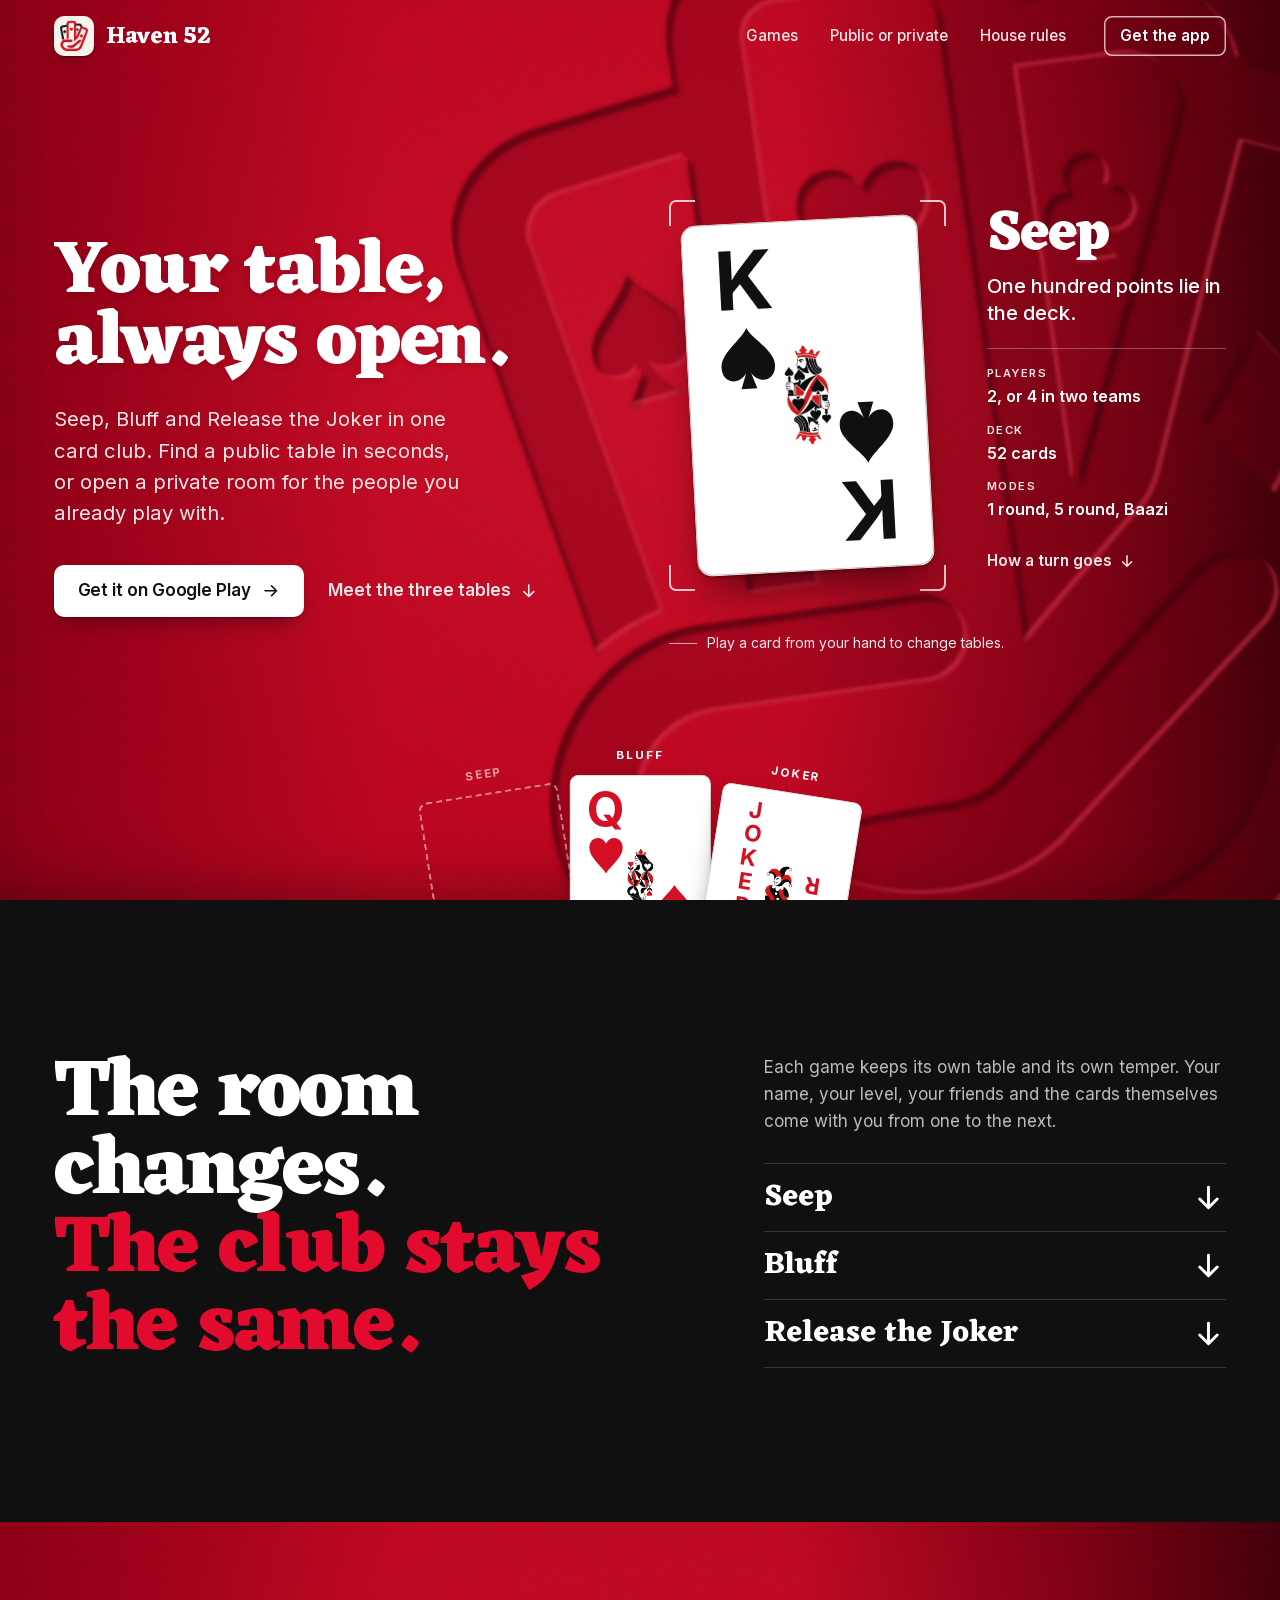
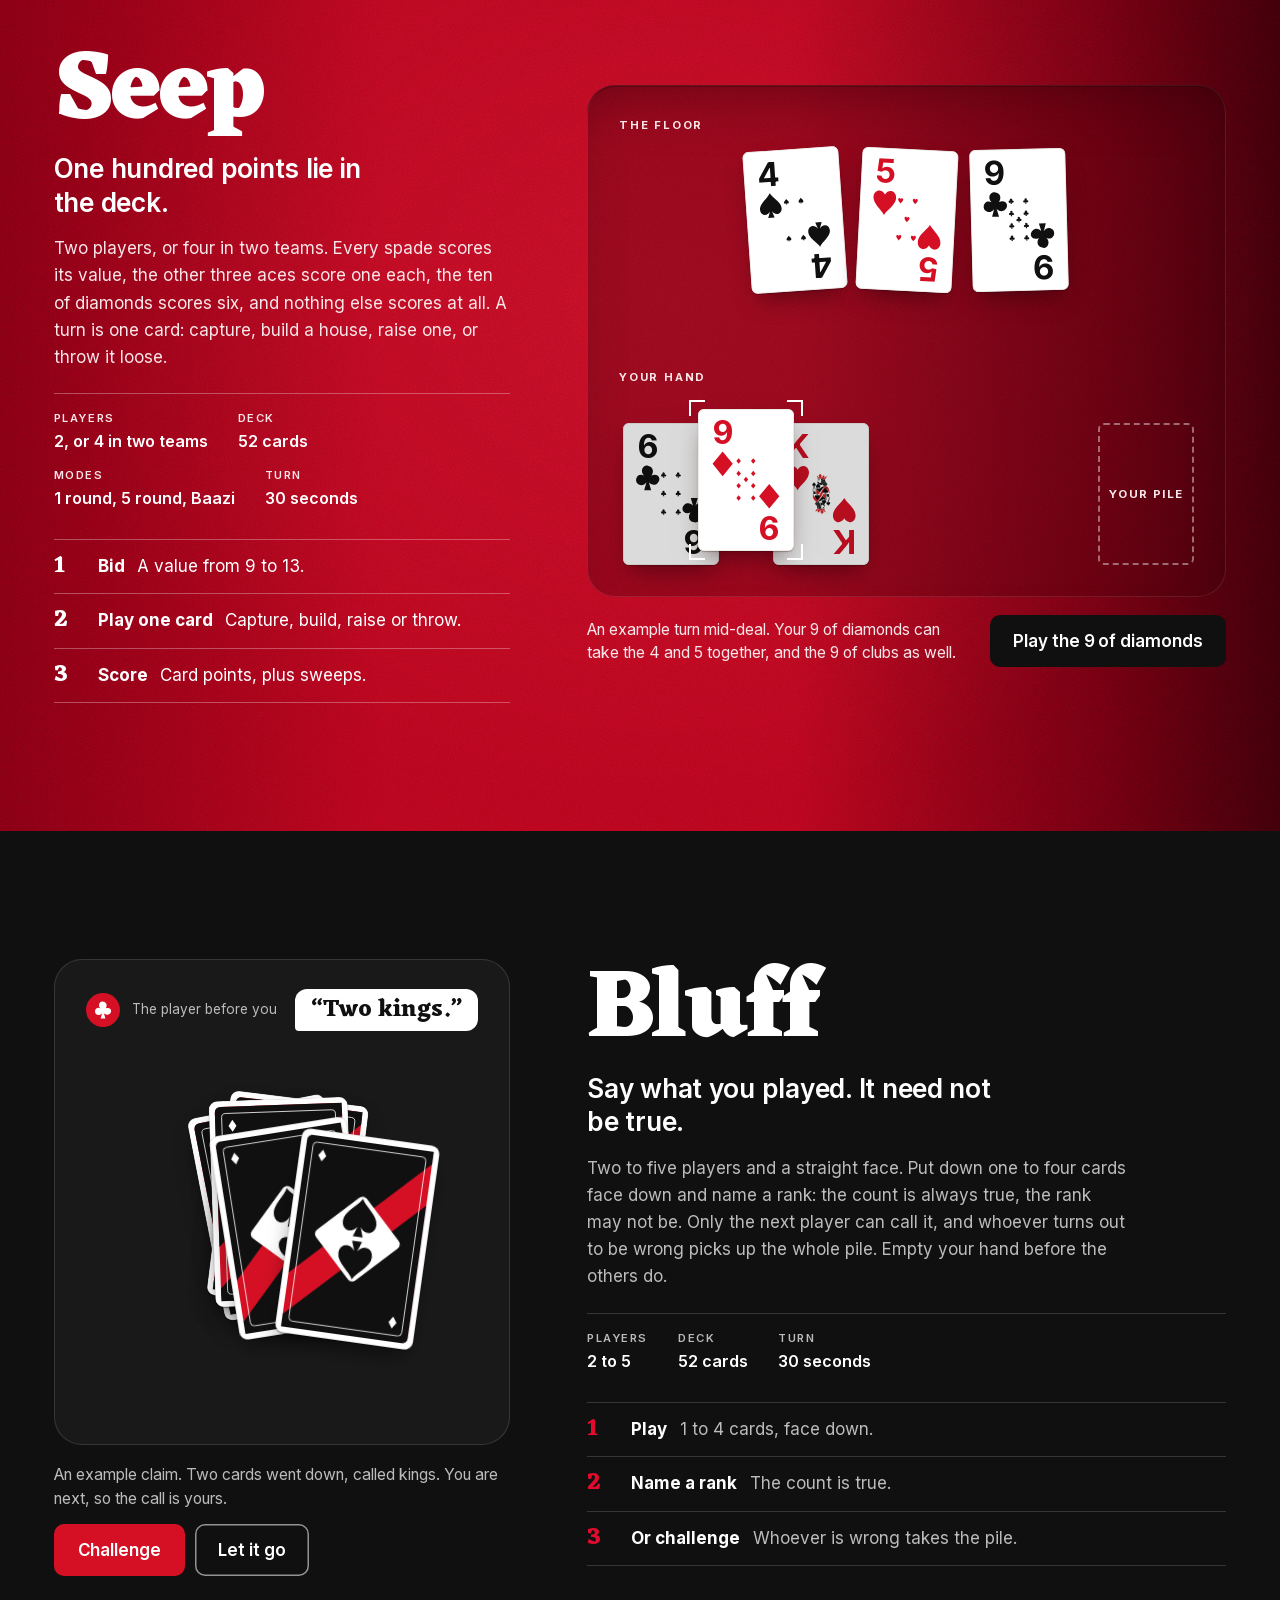
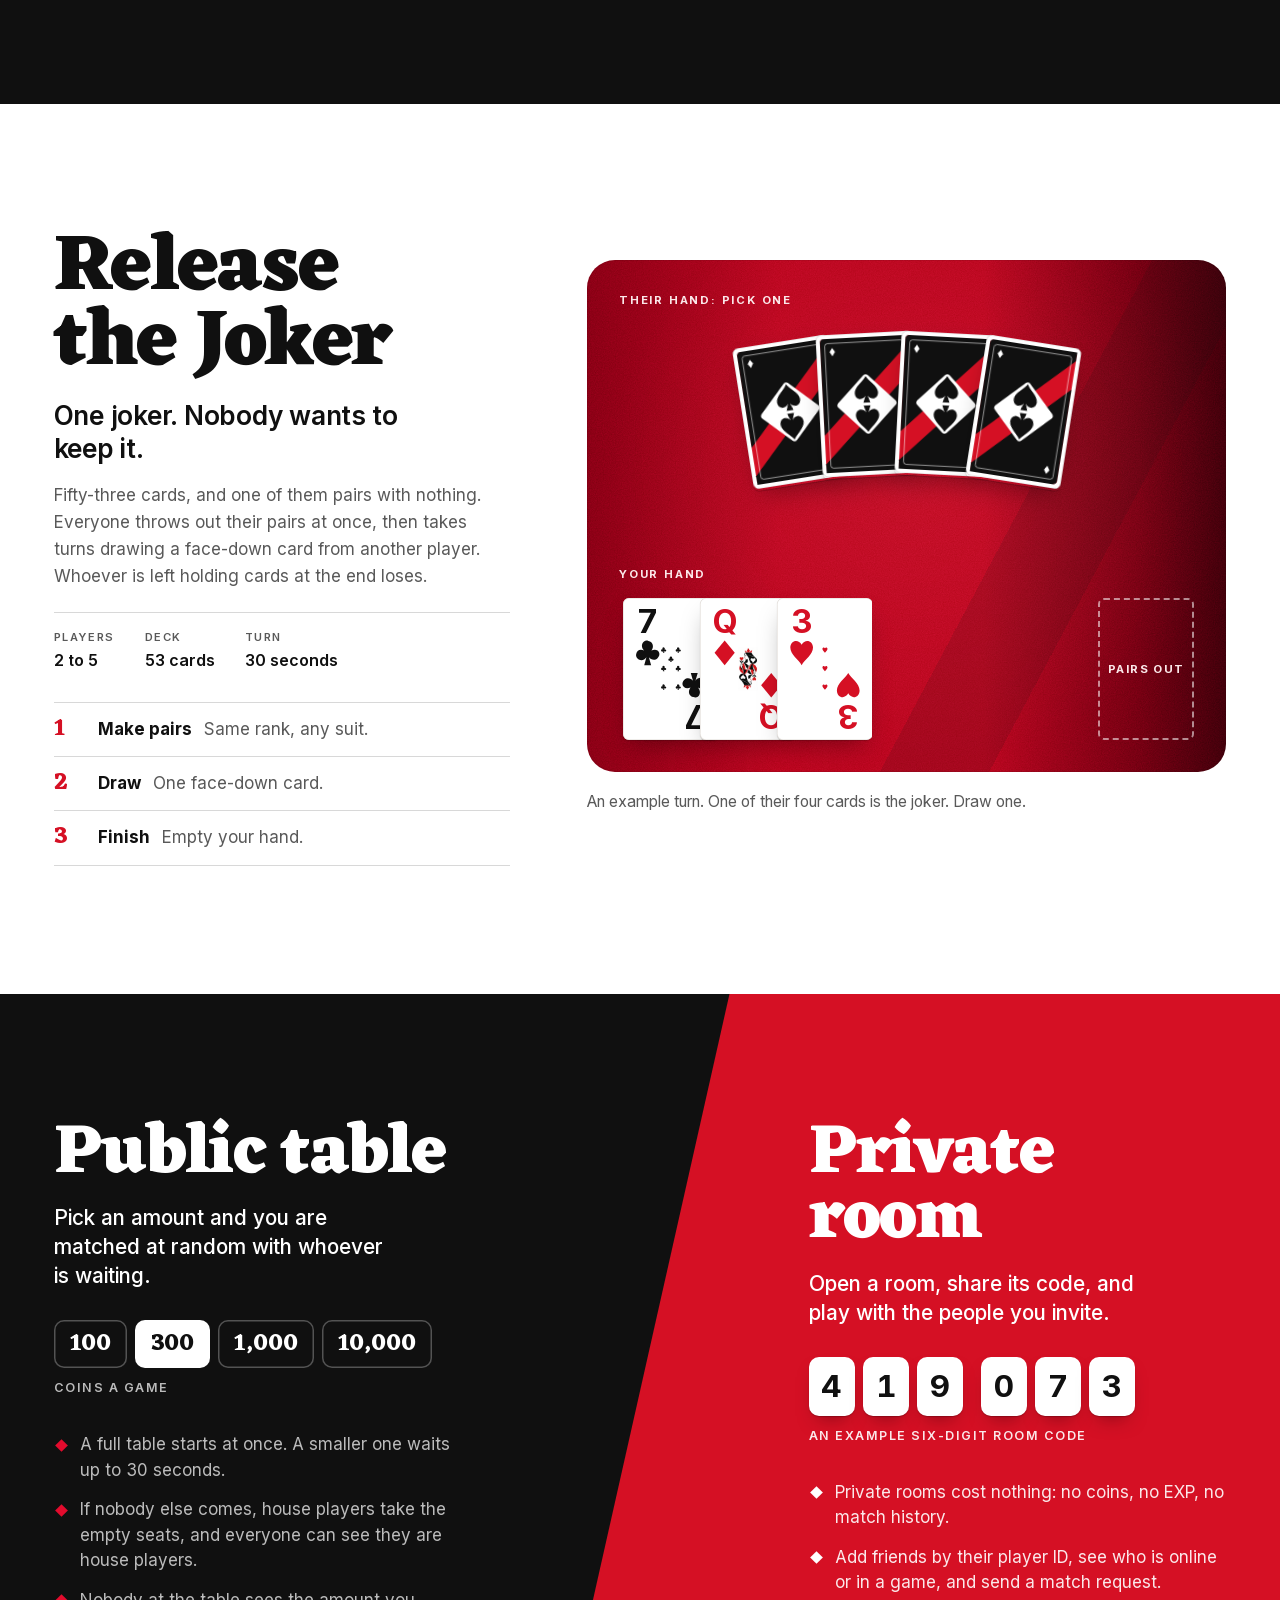
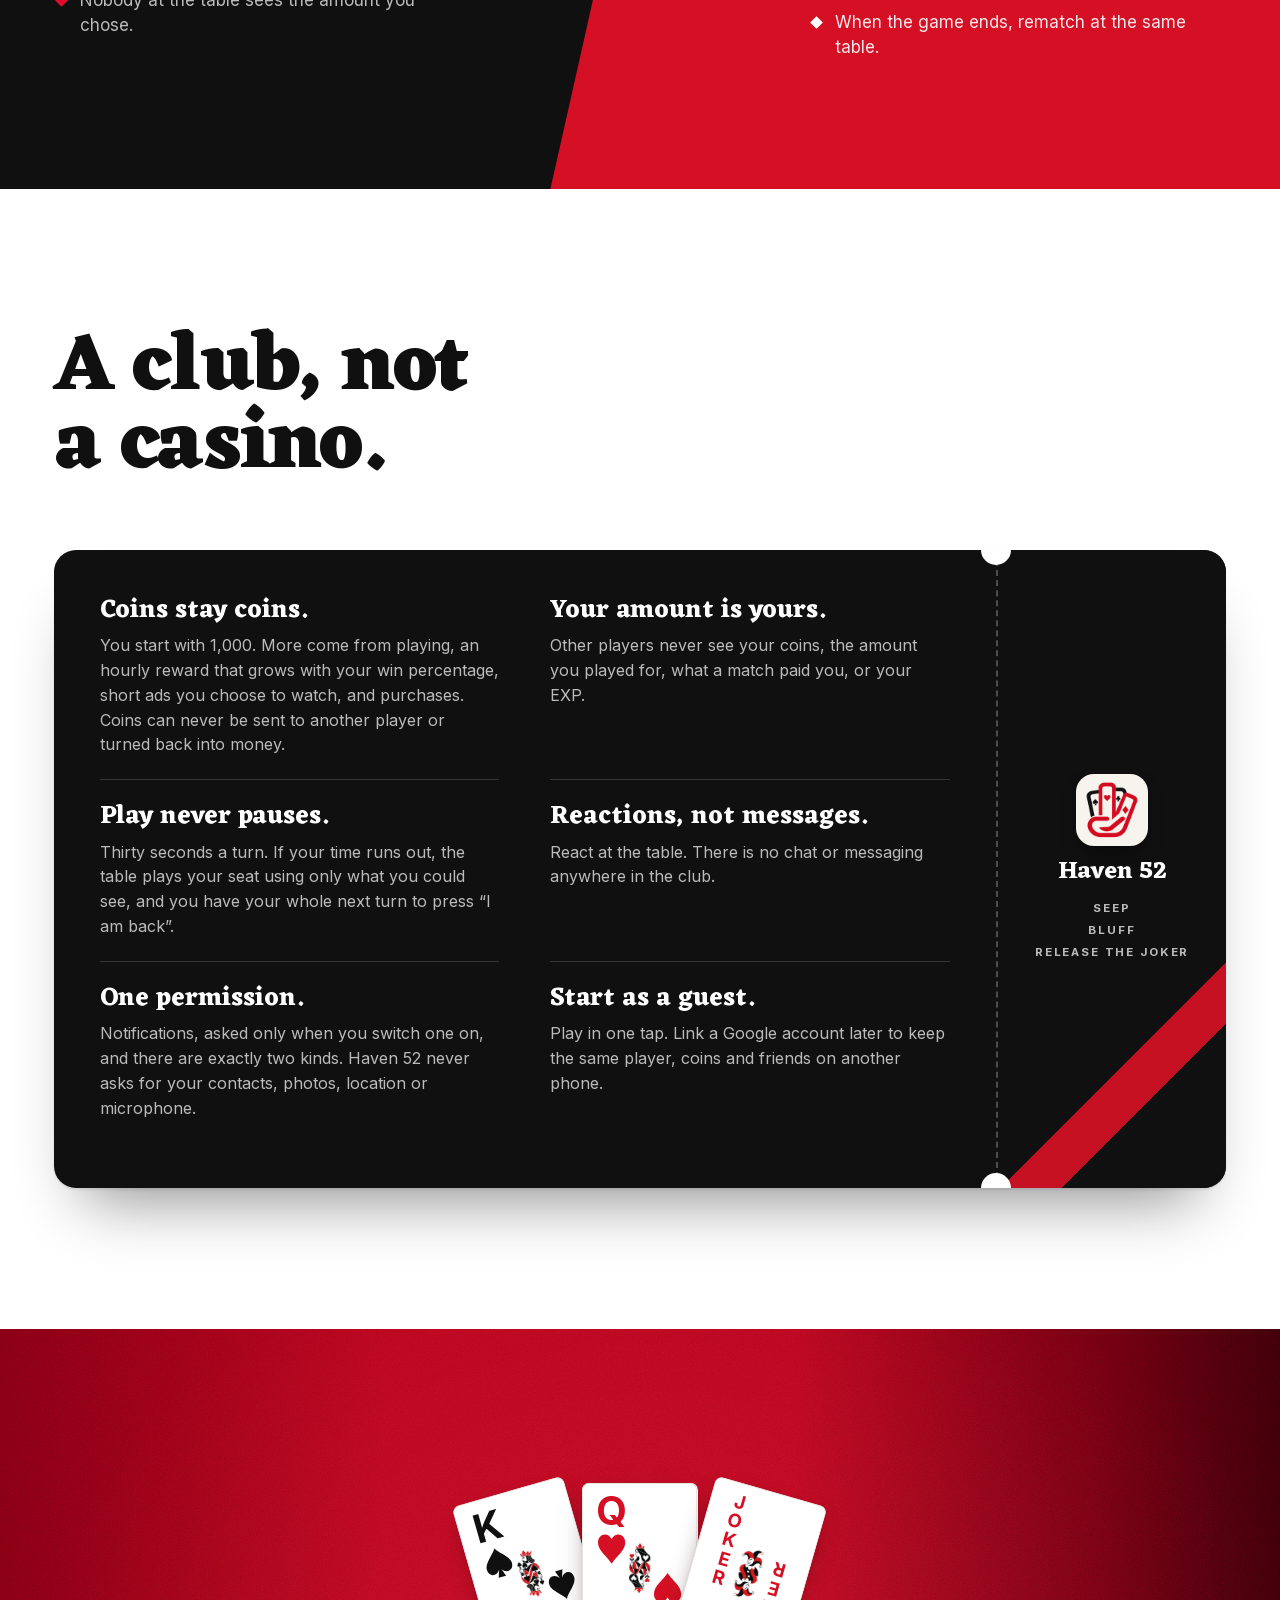
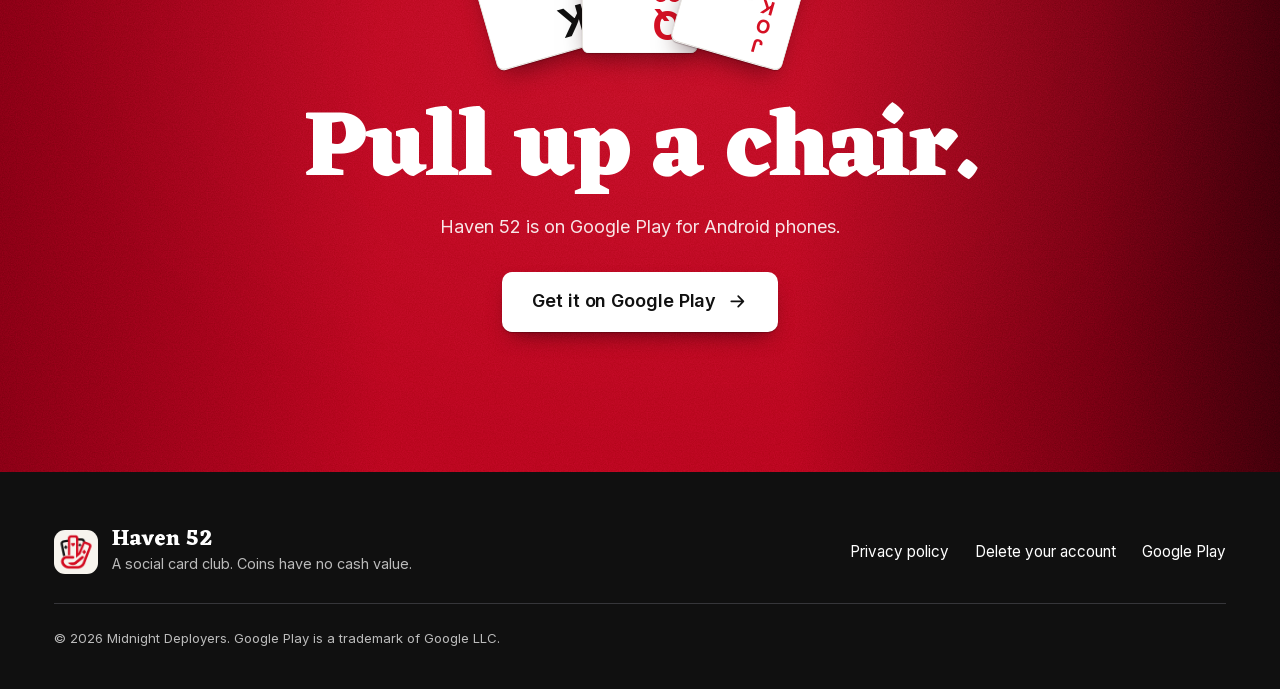
<file: index.html>
<!doctype html>
<html lang="en">
<head>
  <meta charset="utf-8">
  <meta name="viewport" content="width=device-width, initial-scale=1, viewport-fit=cover">
  <title>Haven 52: Seep, Bluff and Release the Joker</title>
  <meta name="description" content="Haven 52 is a social card club for Android. Play Seep, Bluff and Release the Joker at public tables or in private rooms with friends.">
  <meta name="theme-color" content="#9D001D">
  <link rel="icon" href="assets/img/icon-32.png" sizes="32x32" type="image/png">
  <link rel="icon" href="assets/img/icon-192.png" sizes="192x192" type="image/png">
  <link rel="apple-touch-icon" href="assets/img/icon-180.png">
  <link rel="preload" href="assets/fonts/eczar-latin.woff2" as="font" type="font/woff2" crossorigin>
  <link rel="preload" href="assets/fonts/inter-latin.woff2" as="font" type="font/woff2" crossorigin>
  <meta property="og:type" content="website">
  <meta property="og:title" content="Haven 52: your table, always open">
  <meta property="og:description" content="Seep, Bluff and Release the Joker in one card club. Public tables in seconds, private rooms for your people.">
  <meta property="og:image" content="https://midnightdeployers.github.io/hukum/assets/img/og.jpg">
  <meta property="og:image:width" content="1200">
  <meta property="og:image:height" content="630">
  <meta name="twitter:card" content="summary_large_image">
  <link rel="stylesheet" href="assets/css/site.css">
  <script type="application/ld+json">
  {"@context":"https://schema.org","@type":"MobileApplication","name":"Haven 52","operatingSystem":"Android","applicationCategory":"GameApplication","author":{"@type":"Organization","name":"Midnight Deployers"},"installUrl":"https://play.google.com/store/apps/details?id=com.midnightdeployers.area52"}
  </script>
</head>
<body>
<svg class="sprite" aria-hidden="true" focusable="false"><defs><path id="suit-S" d="M50 0C42 18 6 39 6 63C6 90 34 94 46 74L37 100H63L54 74C66 94 94 90 94 63C94 39 58 18 50 0Z"/><path id="suit-H" d="M50 100C38 79 4 57 4 29C4 0 36 -9 50 17C64 -9 96 0 96 29C96 57 62 79 50 100Z"/><path id="suit-C" d="M35 41C15 18 36 -7 53 2C72 5 77 26 65 41C93 29 108 56 90 72C78 84 62 77 55 68L64 100H36L45 68C30 91 1 77 3 58C4 40 21 32 35 41Z"/><path id="suit-D" d="M50 0L91 50L50 100L9 50Z"/><symbol id="card-KS" viewBox="0 0 210 311"><rect x=".5" y=".5" width="209" height="310" rx="13" fill="#fff" stroke="#C9C2B8"/><text x="54" y="77" text-anchor="middle" font-size="72" font-family="Inter, system-ui, sans-serif" font-weight="700" fill="#101010">K</text><use href="#suit-S" transform="translate(27 93) scale(.54)" fill="#101010"/><g transform="rotate(180 105 155.5)"><text x="54" y="77" text-anchor="middle" font-size="72" font-family="Inter, system-ui, sans-serif" font-weight="700" fill="#101010">K</text><use href="#suit-S" transform="translate(27 93) scale(.54)" fill="#101010"/></g><image href="assets/img/court-king.webp" x="84" y="105" width="42" height="101" preserveAspectRatio="xMidYMid meet"/></symbol><symbol id="card-QH" viewBox="0 0 210 311"><rect x=".5" y=".5" width="209" height="310" rx="13" fill="#fff" stroke="#C9C2B8"/><text x="54" y="77" text-anchor="middle" font-size="72" font-family="Inter, system-ui, sans-serif" font-weight="700" fill="#D51024">Q</text><use href="#suit-H" transform="translate(27 93) scale(.54)" fill="#D51024"/><g transform="rotate(180 105 155.5)"><text x="54" y="77" text-anchor="middle" font-size="72" font-family="Inter, system-ui, sans-serif" font-weight="700" fill="#D51024">Q</text><use href="#suit-H" transform="translate(27 93) scale(.54)" fill="#D51024"/></g><image href="assets/img/court-queen.webp" x="84" y="105" width="42" height="101" preserveAspectRatio="xMidYMid meet"/></symbol><symbol id="card-JK" viewBox="0 0 210 311"><rect x=".5" y=".5" width="209" height="310" rx="13" fill="#fff" stroke="#C9C2B8"/><text x="54" y="46" text-anchor="middle" font-size="34" font-family="Inter, system-ui, sans-serif" font-weight="700" fill="#D51024">J</text><text x="54" y="82" text-anchor="middle" font-size="34" font-family="Inter, system-ui, sans-serif" font-weight="700" fill="#D51024">O</text><text x="54" y="118" text-anchor="middle" font-size="34" font-family="Inter, system-ui, sans-serif" font-weight="700" fill="#D51024">K</text><text x="54" y="154" text-anchor="middle" font-size="34" font-family="Inter, system-ui, sans-serif" font-weight="700" fill="#D51024">E</text><text x="54" y="190" text-anchor="middle" font-size="34" font-family="Inter, system-ui, sans-serif" font-weight="700" fill="#D51024">R</text><g transform="rotate(180 105 155.5)"><text x="54" y="46" text-anchor="middle" font-size="34" font-family="Inter, system-ui, sans-serif" font-weight="700" fill="#D51024">J</text><text x="54" y="82" text-anchor="middle" font-size="34" font-family="Inter, system-ui, sans-serif" font-weight="700" fill="#D51024">O</text><text x="54" y="118" text-anchor="middle" font-size="34" font-family="Inter, system-ui, sans-serif" font-weight="700" fill="#D51024">K</text><text x="54" y="154" text-anchor="middle" font-size="34" font-family="Inter, system-ui, sans-serif" font-weight="700" fill="#D51024">E</text><text x="54" y="190" text-anchor="middle" font-size="34" font-family="Inter, system-ui, sans-serif" font-weight="700" fill="#D51024">R</text></g><image href="assets/img/court-joker.webp" x="84" y="105" width="42" height="101" preserveAspectRatio="xMidYMid meet"/></symbol><symbol id="card-4S" viewBox="0 0 210 311"><rect x=".5" y=".5" width="209" height="310" rx="13" fill="#fff" stroke="#C9C2B8"/><text x="54" y="77" text-anchor="middle" font-size="72" font-family="Inter, system-ui, sans-serif" font-weight="700" fill="#101010">4</text><use href="#suit-S" transform="translate(27 93) scale(.54)" fill="#101010"/><g transform="rotate(180 105 155.5)"><text x="54" y="77" text-anchor="middle" font-size="72" font-family="Inter, system-ui, sans-serif" font-weight="700" fill="#101010">4</text><use href="#suit-S" transform="translate(27 93) scale(.54)" fill="#101010"/></g><use href="#suit-S" transform="translate(83 108) scale(.12)" fill="#101010"/><use href="#suit-S" transform="translate(115 108) scale(.12)" fill="#101010"/><use href="#suit-S" transform="translate(83 189) scale(.12)" fill="#101010"/><use href="#suit-S" transform="translate(115 189) scale(.12)" fill="#101010"/></symbol><symbol id="card-5H" viewBox="0 0 210 311"><rect x=".5" y=".5" width="209" height="310" rx="13" fill="#fff" stroke="#C9C2B8"/><text x="54" y="77" text-anchor="middle" font-size="72" font-family="Inter, system-ui, sans-serif" font-weight="700" fill="#D51024">5</text><use href="#suit-H" transform="translate(27 93) scale(.54)" fill="#D51024"/><g transform="rotate(180 105 155.5)"><text x="54" y="77" text-anchor="middle" font-size="72" font-family="Inter, system-ui, sans-serif" font-weight="700" fill="#D51024">5</text><use href="#suit-H" transform="translate(27 93) scale(.54)" fill="#D51024"/></g><use href="#suit-H" transform="translate(83 108) scale(.12)" fill="#D51024"/><use href="#suit-H" transform="translate(115 108) scale(.12)" fill="#D51024"/><use href="#suit-H" transform="translate(99 148.5) scale(.12)" fill="#D51024"/><use href="#suit-H" transform="translate(83 189) scale(.12)" fill="#D51024"/><use href="#suit-H" transform="translate(115 189) scale(.12)" fill="#D51024"/></symbol><symbol id="card-9C" viewBox="0 0 210 311"><rect x=".5" y=".5" width="209" height="310" rx="13" fill="#fff" stroke="#C9C2B8"/><text x="54" y="77" text-anchor="middle" font-size="72" font-family="Inter, system-ui, sans-serif" font-weight="700" fill="#101010">9</text><use href="#suit-C" transform="translate(27 93) scale(.54)" fill="#101010"/><g transform="rotate(180 105 155.5)"><text x="54" y="77" text-anchor="middle" font-size="72" font-family="Inter, system-ui, sans-serif" font-weight="700" fill="#101010">9</text><use href="#suit-C" transform="translate(27 93) scale(.54)" fill="#101010"/></g><use href="#suit-C" transform="translate(83 108) scale(.12)" fill="#101010"/><use href="#suit-C" transform="translate(115 108) scale(.12)" fill="#101010"/><use href="#suit-C" transform="translate(83 135) scale(.12)" fill="#101010"/><use href="#suit-C" transform="translate(115 135) scale(.12)" fill="#101010"/><use href="#suit-C" transform="translate(99 148.5) scale(.12)" fill="#101010"/><use href="#suit-C" transform="translate(83 162) scale(.12)" fill="#101010"/><use href="#suit-C" transform="translate(115 162) scale(.12)" fill="#101010"/><use href="#suit-C" transform="translate(83 189) scale(.12)" fill="#101010"/><use href="#suit-C" transform="translate(115 189) scale(.12)" fill="#101010"/></symbol><symbol id="card-9D" viewBox="0 0 210 311"><rect x=".5" y=".5" width="209" height="310" rx="13" fill="#fff" stroke="#C9C2B8"/><text x="54" y="77" text-anchor="middle" font-size="72" font-family="Inter, system-ui, sans-serif" font-weight="700" fill="#D51024">9</text><use href="#suit-D" transform="translate(27 93) scale(.54)" fill="#D51024"/><g transform="rotate(180 105 155.5)"><text x="54" y="77" text-anchor="middle" font-size="72" font-family="Inter, system-ui, sans-serif" font-weight="700" fill="#D51024">9</text><use href="#suit-D" transform="translate(27 93) scale(.54)" fill="#D51024"/></g><use href="#suit-D" transform="translate(83 108) scale(.12)" fill="#D51024"/><use href="#suit-D" transform="translate(115 108) scale(.12)" fill="#D51024"/><use href="#suit-D" transform="translate(83 135) scale(.12)" fill="#D51024"/><use href="#suit-D" transform="translate(115 135) scale(.12)" fill="#D51024"/><use href="#suit-D" transform="translate(99 148.5) scale(.12)" fill="#D51024"/><use href="#suit-D" transform="translate(83 162) scale(.12)" fill="#D51024"/><use href="#suit-D" transform="translate(115 162) scale(.12)" fill="#D51024"/><use href="#suit-D" transform="translate(83 189) scale(.12)" fill="#D51024"/><use href="#suit-D" transform="translate(115 189) scale(.12)" fill="#D51024"/></symbol><symbol id="card-6C" viewBox="0 0 210 311"><rect x=".5" y=".5" width="209" height="310" rx="13" fill="#fff" stroke="#C9C2B8"/><text x="54" y="77" text-anchor="middle" font-size="72" font-family="Inter, system-ui, sans-serif" font-weight="700" fill="#101010">6</text><use href="#suit-C" transform="translate(27 93) scale(.54)" fill="#101010"/><g transform="rotate(180 105 155.5)"><text x="54" y="77" text-anchor="middle" font-size="72" font-family="Inter, system-ui, sans-serif" font-weight="700" fill="#101010">6</text><use href="#suit-C" transform="translate(27 93) scale(.54)" fill="#101010"/></g><use href="#suit-C" transform="translate(83 108) scale(.12)" fill="#101010"/><use href="#suit-C" transform="translate(115 108) scale(.12)" fill="#101010"/><use href="#suit-C" transform="translate(83 148.5) scale(.12)" fill="#101010"/><use href="#suit-C" transform="translate(115 148.5) scale(.12)" fill="#101010"/><use href="#suit-C" transform="translate(83 189) scale(.12)" fill="#101010"/><use href="#suit-C" transform="translate(115 189) scale(.12)" fill="#101010"/></symbol><symbol id="card-KH" viewBox="0 0 210 311"><rect x=".5" y=".5" width="209" height="310" rx="13" fill="#fff" stroke="#C9C2B8"/><text x="54" y="77" text-anchor="middle" font-size="72" font-family="Inter, system-ui, sans-serif" font-weight="700" fill="#D51024">K</text><use href="#suit-H" transform="translate(27 93) scale(.54)" fill="#D51024"/><g transform="rotate(180 105 155.5)"><text x="54" y="77" text-anchor="middle" font-size="72" font-family="Inter, system-ui, sans-serif" font-weight="700" fill="#D51024">K</text><use href="#suit-H" transform="translate(27 93) scale(.54)" fill="#D51024"/></g><image href="assets/img/court-king.webp" x="84" y="105" width="42" height="101" preserveAspectRatio="xMidYMid meet"/></symbol><symbol id="card-7H" viewBox="0 0 210 311"><rect x=".5" y=".5" width="209" height="310" rx="13" fill="#fff" stroke="#C9C2B8"/><text x="54" y="77" text-anchor="middle" font-size="72" font-family="Inter, system-ui, sans-serif" font-weight="700" fill="#D51024">7</text><use href="#suit-H" transform="translate(27 93) scale(.54)" fill="#D51024"/><g transform="rotate(180 105 155.5)"><text x="54" y="77" text-anchor="middle" font-size="72" font-family="Inter, system-ui, sans-serif" font-weight="700" fill="#D51024">7</text><use href="#suit-H" transform="translate(27 93) scale(.54)" fill="#D51024"/></g><use href="#suit-H" transform="translate(83 108) scale(.12)" fill="#D51024"/><use href="#suit-H" transform="translate(115 108) scale(.12)" fill="#D51024"/><use href="#suit-H" transform="translate(99 128) scale(.12)" fill="#D51024"/><use href="#suit-H" transform="translate(83 148.5) scale(.12)" fill="#D51024"/><use href="#suit-H" transform="translate(115 148.5) scale(.12)" fill="#D51024"/><use href="#suit-H" transform="translate(83 189) scale(.12)" fill="#D51024"/><use href="#suit-H" transform="translate(115 189) scale(.12)" fill="#D51024"/></symbol><symbol id="card-QS" viewBox="0 0 210 311"><rect x=".5" y=".5" width="209" height="310" rx="13" fill="#fff" stroke="#C9C2B8"/><text x="54" y="77" text-anchor="middle" font-size="72" font-family="Inter, system-ui, sans-serif" font-weight="700" fill="#101010">Q</text><use href="#suit-S" transform="translate(27 93) scale(.54)" fill="#101010"/><g transform="rotate(180 105 155.5)"><text x="54" y="77" text-anchor="middle" font-size="72" font-family="Inter, system-ui, sans-serif" font-weight="700" fill="#101010">Q</text><use href="#suit-S" transform="translate(27 93) scale(.54)" fill="#101010"/></g><image href="assets/img/court-queen.webp" x="84" y="105" width="42" height="101" preserveAspectRatio="xMidYMid meet"/></symbol><symbol id="card-9S" viewBox="0 0 210 311"><rect x=".5" y=".5" width="209" height="310" rx="13" fill="#fff" stroke="#C9C2B8"/><text x="54" y="77" text-anchor="middle" font-size="72" font-family="Inter, system-ui, sans-serif" font-weight="700" fill="#101010">9</text><use href="#suit-S" transform="translate(27 93) scale(.54)" fill="#101010"/><g transform="rotate(180 105 155.5)"><text x="54" y="77" text-anchor="middle" font-size="72" font-family="Inter, system-ui, sans-serif" font-weight="700" fill="#101010">9</text><use href="#suit-S" transform="translate(27 93) scale(.54)" fill="#101010"/></g><use href="#suit-S" transform="translate(83 108) scale(.12)" fill="#101010"/><use href="#suit-S" transform="translate(115 108) scale(.12)" fill="#101010"/><use href="#suit-S" transform="translate(83 135) scale(.12)" fill="#101010"/><use href="#suit-S" transform="translate(115 135) scale(.12)" fill="#101010"/><use href="#suit-S" transform="translate(99 148.5) scale(.12)" fill="#101010"/><use href="#suit-S" transform="translate(83 162) scale(.12)" fill="#101010"/><use href="#suit-S" transform="translate(115 162) scale(.12)" fill="#101010"/><use href="#suit-S" transform="translate(83 189) scale(.12)" fill="#101010"/><use href="#suit-S" transform="translate(115 189) scale(.12)" fill="#101010"/></symbol><symbol id="card-7C" viewBox="0 0 210 311"><rect x=".5" y=".5" width="209" height="310" rx="13" fill="#fff" stroke="#C9C2B8"/><text x="54" y="77" text-anchor="middle" font-size="72" font-family="Inter, system-ui, sans-serif" font-weight="700" fill="#101010">7</text><use href="#suit-C" transform="translate(27 93) scale(.54)" fill="#101010"/><g transform="rotate(180 105 155.5)"><text x="54" y="77" text-anchor="middle" font-size="72" font-family="Inter, system-ui, sans-serif" font-weight="700" fill="#101010">7</text><use href="#suit-C" transform="translate(27 93) scale(.54)" fill="#101010"/></g><use href="#suit-C" transform="translate(83 108) scale(.12)" fill="#101010"/><use href="#suit-C" transform="translate(115 108) scale(.12)" fill="#101010"/><use href="#suit-C" transform="translate(99 128) scale(.12)" fill="#101010"/><use href="#suit-C" transform="translate(83 148.5) scale(.12)" fill="#101010"/><use href="#suit-C" transform="translate(115 148.5) scale(.12)" fill="#101010"/><use href="#suit-C" transform="translate(83 189) scale(.12)" fill="#101010"/><use href="#suit-C" transform="translate(115 189) scale(.12)" fill="#101010"/></symbol><symbol id="card-QD" viewBox="0 0 210 311"><rect x=".5" y=".5" width="209" height="310" rx="13" fill="#fff" stroke="#C9C2B8"/><text x="54" y="77" text-anchor="middle" font-size="72" font-family="Inter, system-ui, sans-serif" font-weight="700" fill="#D51024">Q</text><use href="#suit-D" transform="translate(27 93) scale(.54)" fill="#D51024"/><g transform="rotate(180 105 155.5)"><text x="54" y="77" text-anchor="middle" font-size="72" font-family="Inter, system-ui, sans-serif" font-weight="700" fill="#D51024">Q</text><use href="#suit-D" transform="translate(27 93) scale(.54)" fill="#D51024"/></g><image href="assets/img/court-queen.webp" x="84" y="105" width="42" height="101" preserveAspectRatio="xMidYMid meet"/></symbol><symbol id="card-3H" viewBox="0 0 210 311"><rect x=".5" y=".5" width="209" height="310" rx="13" fill="#fff" stroke="#C9C2B8"/><text x="54" y="77" text-anchor="middle" font-size="72" font-family="Inter, system-ui, sans-serif" font-weight="700" fill="#D51024">3</text><use href="#suit-H" transform="translate(27 93) scale(.54)" fill="#D51024"/><g transform="rotate(180 105 155.5)"><text x="54" y="77" text-anchor="middle" font-size="72" font-family="Inter, system-ui, sans-serif" font-weight="700" fill="#D51024">3</text><use href="#suit-H" transform="translate(27 93) scale(.54)" fill="#D51024"/></g><use href="#suit-H" transform="translate(99 108) scale(.12)" fill="#D51024"/><use href="#suit-H" transform="translate(99 148.5) scale(.12)" fill="#D51024"/><use href="#suit-H" transform="translate(99 189) scale(.12)" fill="#D51024"/></symbol><symbol id="card-back" viewBox="0 0 210 311"><g transform="translate(0 0) scale(1.0)"><rect x="0" y="0" width="210" height="311" rx="13" fill="white" stroke="#B0B0B0" stroke-width="1"/><rect x="9" y="9" width="192" height="293" rx="9" fill="#D51024" stroke="none" stroke-width="1"/><path d="M9 18Q9 9 18 9H201V28L9 220Z" fill="#101010"/><path d="M201 293Q201 302 192 302H9V283L201 91Z" fill="#101010"/><rect x="19" y="19" width="172" height="273" rx="6" fill="none" stroke="white" stroke-width="1.2"/><g transform="translate(105 155.5) rotate(45)"><rect x="-48" y="-48" width="96" height="96" rx="8" fill="white"/></g><path transform="translate(76 94) scale(0.58)" d="M50 0C42 18 6 39 6 63C6 90 34 94 46 74L37 100H63L54 74C66 94 94 90 94 63C94 39 58 18 50 0Z" fill="#101010"/><g transform="translate(210 311) rotate(180)"><path transform="translate(76 94) scale(0.58)" d="M50 0C42 18 6 39 6 63C6 90 34 94 46 74L37 100H63L54 74C66 94 94 90 94 63C94 39 58 18 50 0Z" fill="#101010"/></g><path d="M35 29l6 9-6 9-6-9Z" fill="white"/><path d="M175 264l6 9-6 9-6-9Z" fill="white"/></g></symbol></defs></svg>
<a class="skip" href="#main">Skip to content</a>

<header class="topbar" data-topbar>
  <a class="brand" href="#top" aria-label="Haven 52, back to top">
    <img src="assets/img/icon-192.png" alt="" width="40" height="40">
    <span>Haven 52</span>
  </a>
  <nav class="topnav" aria-label="Sections">
    <a href="#games">Games</a>
    <a href="#rooms">Public or private</a>
    <a href="#house-rules">House rules</a>
  </nav>
  <a class="topbar-cta" href="https://play.google.com/store/apps/details?id=com.midnightdeployers.area52" rel="noopener">Get the app</a>
</header>

<main id="main">

<!-- The table: the visitor's hand of three games -->
<section class="hero felt" id="top" aria-labelledby="hero-title">
  <svg class="relief" aria-hidden="true" focusable="false" viewBox="0 0 557 600">
    <defs>
      <filter id="deboss" x="-4%" y="-4%" width="108%" height="108%" color-interpolation-filters="sRGB">
        <feComponentTransfer in="SourceAlpha" result="a"><feFuncA type="linear" slope="1.4"/></feComponentTransfer>
        <feFlood flood-color="#6D0014" flood-opacity=".42" result="fillc"/>
        <feComposite in="fillc" in2="a" operator="in" result="groove"/>
        <feOffset in="a" dx="3" dy="4" result="off"/>
        <feComposite in="a" in2="off" operator="out" result="rimTL"/>
        <feGaussianBlur in="rimTL" stdDeviation="1.1" result="rimTLb"/>
        <feFlood flood-color="#3E000A" flood-opacity=".85"/>
        <feComposite in2="rimTLb" operator="in" result="shadow"/>
        <feOffset in="a" dx="-2" dy="-2" result="off2"/>
        <feComposite in="a" in2="off2" operator="out" result="rimBR"/>
        <feGaussianBlur in="rimBR" stdDeviation=".9" result="rimBRb"/>
        <feFlood flood-color="#FF4B64" flood-opacity=".5"/>
        <feComposite in2="rimBRb" operator="in" result="hi"/>
        <feMerge><feMergeNode in="groove"/><feMergeNode in="shadow"/><feMergeNode in="hi"/></feMerge>
      </filter>
    </defs>
    <image href="assets/img/mark-relief.webp" width="557" height="600" filter="url(#deboss)"/>
  </svg>

  <div class="hero-inner">
    <div class="hero-copy">
      <h1 id="hero-title">Your table, always open.</h1>
      <p class="lede">Seep, Bluff and Release the Joker in one card club. Find a public table in seconds, or open a private room for the people you already play with.</p>
      <div class="cta-row">
        <a class="btn btn-paper" href="https://play.google.com/store/apps/details?id=com.midnightdeployers.area52" rel="noopener">
          Get it on Google Play
          <svg class="i" viewBox="0 0 24 24" aria-hidden="true"><path d="M5 12h13M13 6l6 6-6 6"/></svg>
        </a>
        <a class="link-quiet" href="#games">Meet the three tables
          <svg class="i" viewBox="0 0 24 24" aria-hidden="true"><path d="M12 5v13M6 13l6 6 6-6"/></svg>
        </a>
      </div>
    </div>

    <div class="table-area">
      <div class="slot" data-slot>
        <span class="bracket b-tl" aria-hidden="true"></span><span class="bracket b-tr" aria-hidden="true"></span>
        <span class="bracket b-bl" aria-hidden="true"></span><span class="bracket b-br" aria-hidden="true"></span>
        <div class="pc slot-card" data-slot-card aria-hidden="true">
          <svg viewBox="0 0 210 311"><use href="#card-KS"/></svg>
        </div>
      </div>
      <div class="slot-info" id="slot-panel" role="tabpanel" aria-labelledby="tab-seep" data-slot-info>
        <div class="slot-text" data-slot-text>
          <h2 class="slot-name">Seep</h2>
          <p class="slot-premise">One hundred points lie in the deck.</p>
          <dl class="facts facts-felt">
            <div><dt>Players</dt><dd>2, or 4 in two teams</dd></div>
            <div><dt>Deck</dt><dd>52 cards</dd></div>
            <div><dt>Modes</dt><dd>1 round, 5 round, Baazi</dd></div>
          </dl>
          <a class="slot-more" href="#seep">How a turn goes
            <svg class="i" viewBox="0 0 24 24" aria-hidden="true"><path d="M12 5v13M6 13l6 6 6-6"/></svg>
          </a>
        </div>
      </div>
      <p class="hand-hint" id="hand-hint">Play a card from your hand to change tables.</p>
    </div>
  </div>

  <div class="hand" role="tablist" aria-label="Your hand: choose a game" aria-describedby="hand-hint" data-hand>
    <button class="hand-card is-played" role="tab" id="tab-seep" aria-selected="true" aria-controls="slot-panel" data-game="seep" data-card="KS" style="--i:-1">
      <span class="hand-label">Seep<span class="vh"> is on the table</span></span>
      <span class="pc"><svg viewBox="0 0 210 311" aria-hidden="true"><use href="#card-KS"/></svg></span>
    </button>
    <button class="hand-card" role="tab" id="tab-bluff" aria-selected="false" aria-controls="slot-panel" tabindex="-1" data-game="bluff" data-card="QH" style="--i:0">
      <span class="hand-label">Bluff</span>
      <span class="pc"><svg viewBox="0 0 210 311" aria-hidden="true"><use href="#card-QH"/></svg></span>
    </button>
    <button class="hand-card" role="tab" id="tab-joker" aria-selected="false" aria-controls="slot-panel" tabindex="-1" data-game="joker" data-card="JK" style="--i:1">
      <span class="hand-label">Joker</span>
      <span class="pc"><svg viewBox="0 0 210 311" aria-hidden="true"><use href="#card-JK"/></svg></span>
    </button>
  </div>
</section>

<!-- Three rooms, one club -->
<section class="rooms-intro ink" id="games" aria-labelledby="rooms-title">
  <div class="wrap">
    <h2 id="rooms-title">The room changes.<br><span class="on-ink-red">The club stays the same.</span></h2>
    <div class="rooms-intro-side">
      <p>Each game keeps its own table and its own temper. Your name, your level, your friends and the cards themselves come with you from one to the next.</p>
      <nav class="doors" aria-label="Games">
        <a href="#seep"><span>Seep</span><svg class="i" viewBox="0 0 24 24" aria-hidden="true"><path d="M12 5v13M6 13l6 6 6-6"/></svg></a>
        <a href="#bluff"><span>Bluff</span><svg class="i" viewBox="0 0 24 24" aria-hidden="true"><path d="M12 5v13M6 13l6 6 6-6"/></svg></a>
        <a href="#joker"><span>Release the Joker</span><svg class="i" viewBox="0 0 24 24" aria-hidden="true"><path d="M12 5v13M6 13l6 6 6-6"/></svg></a>
      </nav>
    </div>
  </div>
</section>

<!-- Seep -->
<article class="room room-seep felt" id="seep" aria-labelledby="seep-title">
  <div class="wrap room-grid">
    <div class="room-copy">
      <h3 class="room-name" id="seep-title">Seep</h3>
      <p class="room-premise">One hundred points lie in the deck.</p>
      <p class="room-body">Two players, or four in two teams. Every spade scores its value, the other three aces score one each, the ten of diamonds scores six, and nothing else scores at all. A turn is one card: capture, build a house, raise one, or throw it loose.</p>
      <dl class="facts facts-felt">
        <div><dt>Players</dt><dd>2, or 4 in two teams</dd></div>
        <div><dt>Deck</dt><dd>52 cards</dd></div>
        <div><dt>Modes</dt><dd>1 round, 5 round, Baazi</dd></div>
        <div><dt>Turn</dt><dd>30 seconds</dd></div>
      </dl>
      <ol class="steps">
        <li><span class="step-n" aria-hidden="true">1</span><span><strong>Bid</strong> A value from 9 to 13.</span></li>
        <li><span class="step-n" aria-hidden="true">2</span><span><strong>Play one card</strong> Capture, build, raise or throw.</span></li>
        <li><span class="step-n" aria-hidden="true">3</span><span><strong>Score</strong> Card points, plus sweeps.</span></li>
      </ol>
    </div>

    <figure class="demo demo-seep" data-demo="seep">
      <div class="demo-stage">
        <p class="zone-label zl-floor">The floor</p>
        <div class="floor" data-floor>
          <span class="pc" data-c="4S"><svg viewBox="0 0 210 311" role="img" aria-label="4 of spades"><use href="#card-4S"/></svg></span>
          <span class="pc" data-c="5H"><svg viewBox="0 0 210 311" role="img" aria-label="5 of hearts"><use href="#card-5H"/></svg></span>
          <span class="pc" data-c="9C"><svg viewBox="0 0 210 311" role="img" aria-label="9 of clubs"><use href="#card-9C"/></svg></span>
        </div>
        <div class="score-chips" data-score aria-hidden="true">
          <span class="chip chip-sweep">Sweep +50</span>
          <span class="chip">4 of spades +4</span>
        </div>
        <div class="pile-spot" data-pile><span>Your pile</span></div>
        <p class="zone-label zl-hand">Your hand</p>
        <div class="demo-hand" data-hand-row>
          <span class="pc dim"><svg viewBox="0 0 210 311" role="img" aria-label="6 of clubs"><use href="#card-6C"/></svg></span>
          <span class="pc is-target" data-c="9D"><svg viewBox="0 0 210 311" role="img" aria-label="9 of diamonds"><use href="#card-9D"/></svg></span>
          <span class="pc dim"><svg viewBox="0 0 210 311" role="img" aria-label="King of hearts"><use href="#card-KH"/></svg></span>
        </div>
      </div>
      <figcaption class="demo-bar">
        <p class="demo-says" aria-live="polite" data-says>An example turn mid-deal. Your 9 of diamonds can take the 4 and 5 together, and the 9 of clubs as well.</p>
        <button class="btn btn-ink-on-felt" type="button" data-act="play">Play the 9 of diamonds</button>
      </figcaption>
    </figure>
  </div>
</article>

<!-- Bluff -->
<article class="room room-bluff ink" id="bluff" aria-labelledby="bluff-title">
  <div class="wrap room-grid room-grid-flip">
    <div class="room-copy">
      <h3 class="room-name" id="bluff-title">Bluff</h3>
      <p class="room-premise">Say what you played. It need not be true.</p>
      <p class="room-body">Two to five players and a straight face. Put down one to four cards face down and name a rank: the count is always true, the rank may not be. Only the next player can call it, and whoever turns out to be wrong picks up the whole pile. Empty your hand before the others do.</p>
      <dl class="facts facts-ink">
        <div><dt>Players</dt><dd>2 to 5</dd></div>
        <div><dt>Deck</dt><dd>52 cards</dd></div>
        <div><dt>Turn</dt><dd>30 seconds</dd></div>
      </dl>
      <ol class="steps steps-ink">
        <li><span class="step-n" aria-hidden="true">1</span><span><strong>Play</strong> 1 to 4 cards, face down.</span></li>
        <li><span class="step-n" aria-hidden="true">2</span><span><strong>Name a rank</strong> The count is true.</span></li>
        <li><span class="step-n" aria-hidden="true">3</span><span><strong>Or challenge</strong> Whoever is wrong takes the pile.</span></li>
      </ol>
    </div>

    <figure class="demo demo-bluff" data-demo="bluff">
      <div class="demo-stage">
        <div class="claimant" data-claimant>
          <svg class="claimant-seat" viewBox="0 0 34 34" aria-hidden="true" focusable="false"><circle cx="17" cy="17" r="17" fill="#D51024"/><use href="#suit-C" transform="translate(8.5 8.5) scale(.17)" fill="#fff"/></svg>
          <span class="claimant-name">The player before you</span>
          <span class="claim-tag">“Two kings.”</span>
        </div>
        <div class="bluff-pile" data-bpile aria-hidden="true">
          <svg class="back b1" viewBox="0 0 210 311" aria-hidden="true"><use href="#card-back"/></svg>
          <svg class="back b2" viewBox="0 0 210 311" aria-hidden="true"><use href="#card-back"/></svg>
          <svg class="back b3" viewBox="0 0 210 311" aria-hidden="true"><use href="#card-back"/></svg>
        </div>
        <div class="claim" data-claim>
          <span class="flip" data-flip>
            <span class="face face-back"><svg viewBox="0 0 210 311" role="img" aria-label="A face-down card"><use href="#card-back"/></svg></span>
            <span class="face face-front pc"><svg viewBox="0 0 210 311" role="img" aria-label="King of spades"><use href="#card-KS"/></svg></span>
          </span>
          <span class="flip" data-flip>
            <span class="face face-back"><svg viewBox="0 0 210 311" role="img" aria-label="A face-down card"><use href="#card-back"/></svg></span>
            <span class="face face-front pc"><svg viewBox="0 0 210 311" role="img" aria-label="7 of hearts"><use href="#card-7H"/></svg></span>
          </span>
        </div>
      </div>
      <figcaption class="demo-bar">
        <p class="demo-says" aria-live="polite" data-says>An example claim. Two cards went down, called kings. You are next, so the call is yours.</p>
        <div class="demo-actions" data-choices>
          <button class="btn btn-red" type="button" data-act="challenge">Challenge</button>
          <button class="btn btn-ghost-ink" type="button" data-act="pass">Let it go</button>
        </div>
        <button class="btn btn-ghost-ink" type="button" data-act="reset" hidden>Play it again</button>
      </figcaption>
    </figure>
  </div>
</article>

<!-- Release the Joker -->
<article class="room room-joker paper" id="joker" aria-labelledby="joker-title">
  <div class="wrap room-grid">
    <div class="room-copy">
      <h3 class="room-name" id="joker-title">Release the Joker</h3>
      <p class="room-premise">One joker. Nobody wants to keep it.</p>
      <p class="room-body">Fifty-three cards, and one of them pairs with nothing. Everyone throws out their pairs at once, then takes turns drawing a face-down card from another player. Whoever is left holding cards at the end loses.</p>
      <dl class="facts facts-paper">
        <div><dt>Players</dt><dd>2 to 5</dd></div>
        <div><dt>Deck</dt><dd>53 cards</dd></div>
        <div><dt>Turn</dt><dd>30 seconds</dd></div>
      </dl>
      <ol class="steps steps-paper">
        <li><span class="step-n" aria-hidden="true">1</span><span><strong>Make pairs</strong> Same rank, any suit.</span></li>
        <li><span class="step-n" aria-hidden="true">2</span><span><strong>Draw</strong> One face-down card.</span></li>
        <li><span class="step-n" aria-hidden="true">3</span><span><strong>Finish</strong> Empty your hand.</span></li>
      </ol>
    </div>

    <figure class="demo demo-joker" data-demo="joker">
      <div class="demo-stage felt">
        <p class="zone-label">Their hand: pick one</p>
        <div class="their-hand" data-their>
          <button class="draw" type="button" style="--k:0" aria-label="Draw the first card"><span class="flip"><span class="face face-back"><svg viewBox="0 0 210 311" aria-hidden="true"><use href="#card-back"/></svg></span><span class="face face-front pc"><svg viewBox="0 0 210 311" aria-hidden="true"><use href=""/></svg></span></span></button>
          <button class="draw" type="button" style="--k:1" aria-label="Draw the second card"><span class="flip"><span class="face face-back"><svg viewBox="0 0 210 311" aria-hidden="true"><use href="#card-back"/></svg></span><span class="face face-front pc"><svg viewBox="0 0 210 311" aria-hidden="true"><use href=""/></svg></span></span></button>
          <button class="draw" type="button" style="--k:2" aria-label="Draw the third card"><span class="flip"><span class="face face-back"><svg viewBox="0 0 210 311" aria-hidden="true"><use href="#card-back"/></svg></span><span class="face face-front pc"><svg viewBox="0 0 210 311" aria-hidden="true"><use href=""/></svg></span></span></button>
          <button class="draw" type="button" style="--k:3" aria-label="Draw the fourth card"><span class="flip"><span class="face face-back"><svg viewBox="0 0 210 311" aria-hidden="true"><use href="#card-back"/></svg></span><span class="face face-front pc"><svg viewBox="0 0 210 311" aria-hidden="true"><use href=""/></svg></span></span></button>
        </div>
        <div class="discard" data-discard><span>Pairs out</span></div>
        <p class="zone-label">Your hand</p>
        <div class="your-hand" data-yours>
          <span class="pc" data-r="7"><svg viewBox="0 0 210 311" role="img" aria-label="7 of clubs"><use href="#card-7C"/></svg></span>
          <span class="pc" data-r="Q"><svg viewBox="0 0 210 311" role="img" aria-label="Queen of diamonds"><use href="#card-QD"/></svg></span>
          <span class="pc" data-r="3"><svg viewBox="0 0 210 311" role="img" aria-label="3 of hearts"><use href="#card-3H"/></svg></span>
        </div>
      </div>
      <figcaption class="demo-bar">
        <p class="demo-says" aria-live="polite" data-says>An example turn. One of their four cards is the joker. Draw one.</p>
        <button class="btn btn-ink" type="button" data-act="reset" hidden>Shuffle and draw again</button>
      </figcaption>
    </figure>
  </div>
</article>

<!-- Two ways in: the cut -->
<section class="cut" id="rooms" aria-labelledby="cut-title" data-cut>
  <h2 class="vh" id="cut-title">Public tables and private rooms</h2>
  <div class="cut-half cut-public">
    <h3>Public table</h3>
    <p class="cut-lede">Pick an amount and you are matched at random with whoever is waiting.</p>
    <ul class="stakes" aria-label="The four amounts">
      <li>100</li><li>300</li><li>1,000</li><li>10,000</li>
    </ul>
    <p class="stakes-note">coins a game</p>
    <ul class="ticks">
      <li>A full table starts at once. A smaller one waits up to 30 seconds.</li>
      <li>If nobody else comes, house players take the empty seats, and everyone can see they are house players.</li>
      <li>Nobody at the table sees the amount you chose.</li>
    </ul>
  </div>
  <div class="cut-half cut-private">
    <h3>Private room</h3>
    <p class="cut-lede">Open a room, share its code, and play with the people you invite.</p>
    <div class="code" role="img" aria-label="An example room code: 4 1 9 0 7 3">
      <span>4</span><span>1</span><span>9</span><span>0</span><span>7</span><span>3</span>
    </div>
    <p class="stakes-note">an example six-digit room code</p>
    <ul class="ticks">
      <li>Private rooms cost nothing: no coins, no EXP, no match history.</li>
      <li>Add friends by their player ID, see who is online or in a game, and send a match request.</li>
      <li>When the game ends, rematch at the same table.</li>
    </ul>
  </div>
</section>

<!-- House rules: the club pass -->
<section class="house paper" id="house-rules" aria-labelledby="house-title">
  <div class="wrap">
    <h2 id="house-title">A club, not a casino.</h2>
    <div class="pass">
      <div class="pass-main">
        <dl class="rules">
          <div><dt>Coins stay coins.</dt><dd>You start with 1,000. More come from playing, an hourly reward that grows with your win percentage, short ads you choose to watch, and purchases. Coins can never be sent to another player or turned back into money.</dd></div>
          <div><dt>Your amount is yours.</dt><dd>Other players never see your coins, the amount you played for, what a match paid you, or your EXP.</dd></div>
          <div><dt>Play never pauses.</dt><dd>Thirty seconds a turn. If your time runs out, the table plays your seat using only what you could see, and you have your whole next turn to press “I am back”.</dd></div>
          <div><dt>Reactions, not messages.</dt><dd>React at the table. There is no chat or messaging anywhere in the club.</dd></div>
          <div><dt>One permission.</dt><dd>Notifications, asked only when you switch one on, and there are exactly two kinds. Haven 52 never asks for your contacts, photos, location or microphone.</dd></div>
          <div><dt>Start as a guest.</dt><dd>Play in one tap. Link a Google account later to keep the same player, coins and friends on another phone.</dd></div>
        </dl>
      </div>
      <div class="pass-stub" aria-hidden="true">
        <img src="assets/img/icon-192.png" alt="" width="72" height="72">
        <p class="stub-name">Haven 52</p>
        <p class="stub-games">Seep<br>Bluff<br>Release the Joker</p>
      </div>
    </div>
  </div>
</section>

<!-- Close -->
<section class="close felt" aria-labelledby="close-title">
  <div class="close-fan" aria-hidden="true">
    <span class="pc" style="--r:-16deg;--x:-62%"><svg viewBox="0 0 210 311"><use href="#card-KS"/></svg></span>
    <span class="pc" style="--r:0deg;--x:0%"><svg viewBox="0 0 210 311"><use href="#card-QH"/></svg></span>
    <span class="pc" style="--r:16deg;--x:62%"><svg viewBox="0 0 210 311"><use href="#card-JK"/></svg></span>
  </div>
  <h2 id="close-title">Pull up a chair.</h2>
  <p>Haven 52 is on Google Play for Android phones.</p>
  <a class="btn btn-paper btn-lg" href="https://play.google.com/store/apps/details?id=com.midnightdeployers.area52" rel="noopener">
    Get it on Google Play
    <svg class="i" viewBox="0 0 24 24" aria-hidden="true"><path d="M5 12h13M13 6l6 6-6 6"/></svg>
  </a>
</section>

</main>

<footer class="footer ink">
  <div class="wrap footer-grid">
    <div class="footer-brand">
      <img src="assets/img/icon-192.png" alt="" width="44" height="44">
      <div>
        <p class="footer-name">Haven 52</p>
        <p class="footer-note">A social card club. Coins have no cash value.</p>
      </div>
    </div>
    <nav class="footer-links" aria-label="Footer">
      <a href="privacy/">Privacy policy</a>
      <a href="delete-account/">Delete your account</a>
      <a href="https://play.google.com/store/apps/details?id=com.midnightdeployers.area52" rel="noopener">Google Play</a>
    </nav>
    <p class="footer-legal">© 2026 Midnight Deployers. Google Play is a trademark of Google LLC.</p>
  </div>
</footer>

<script src="assets/js/site.js" defer></script>
</body>
</html>
</file>
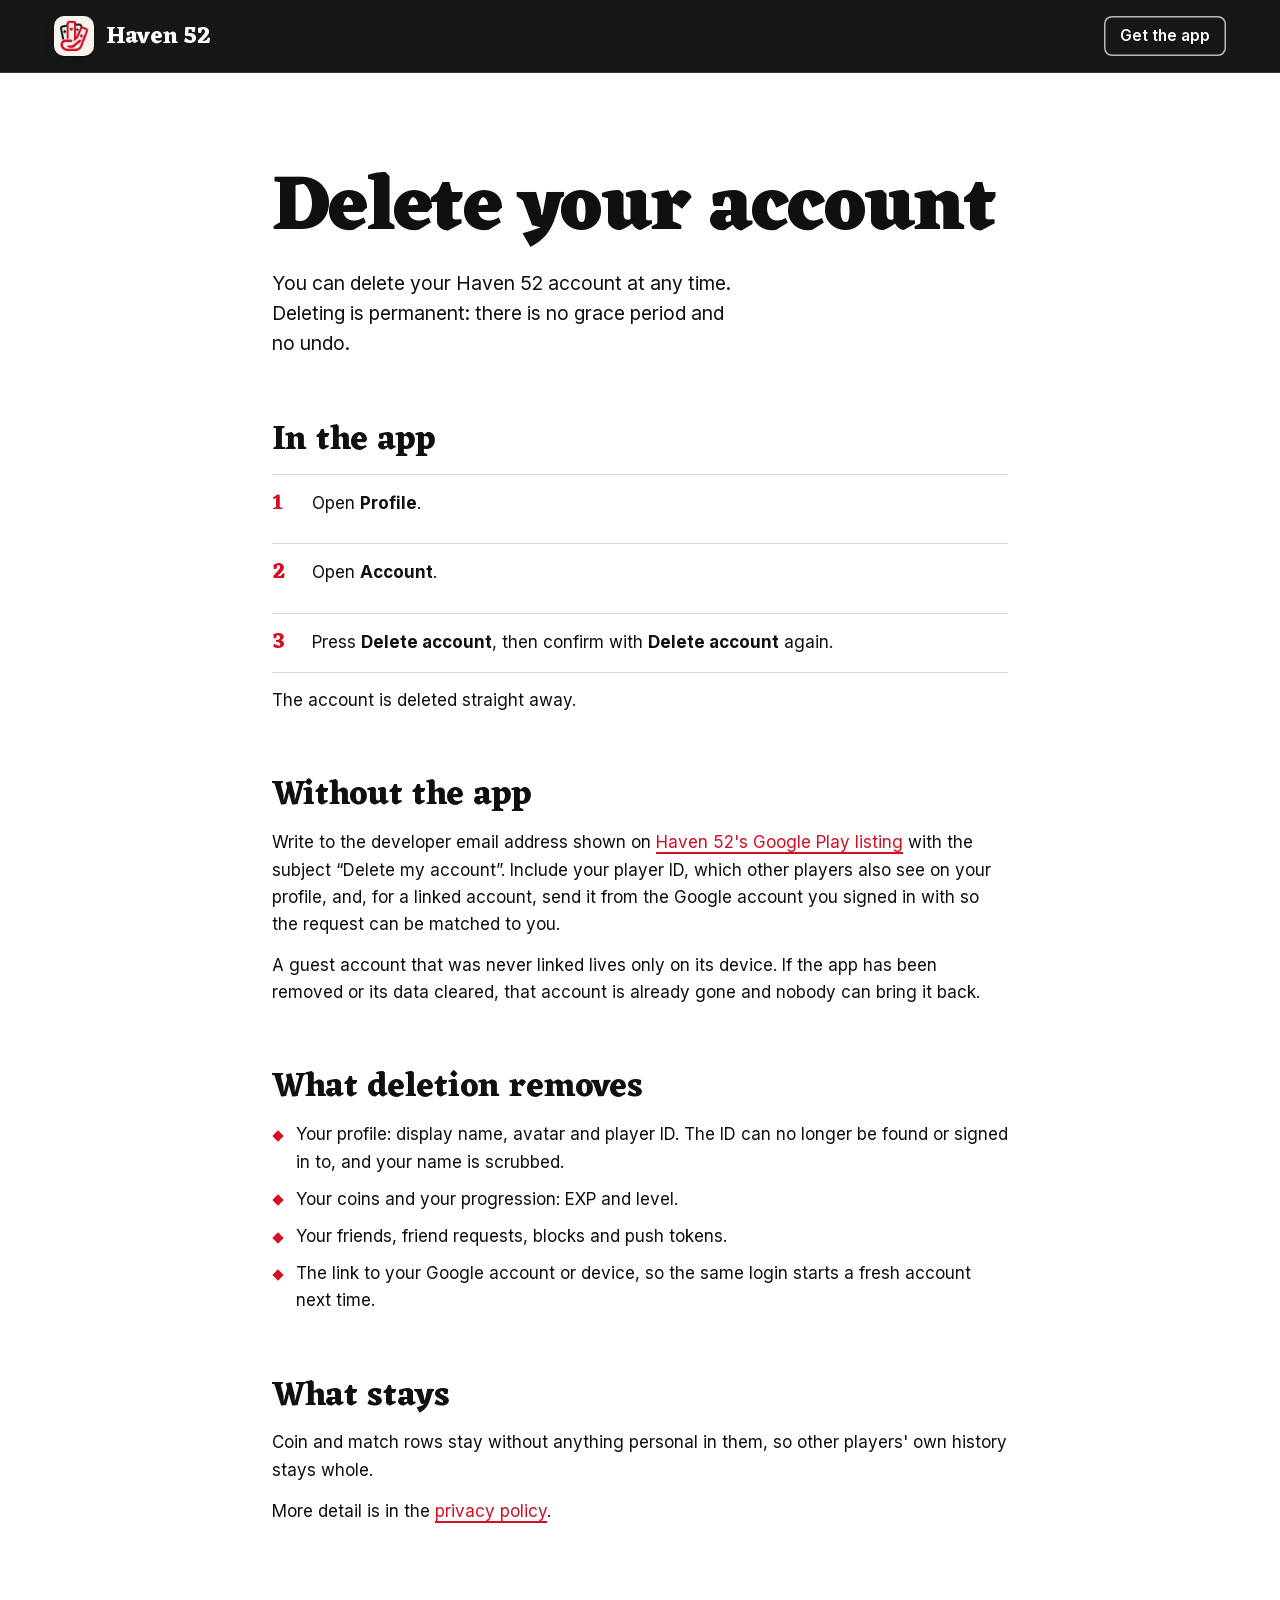
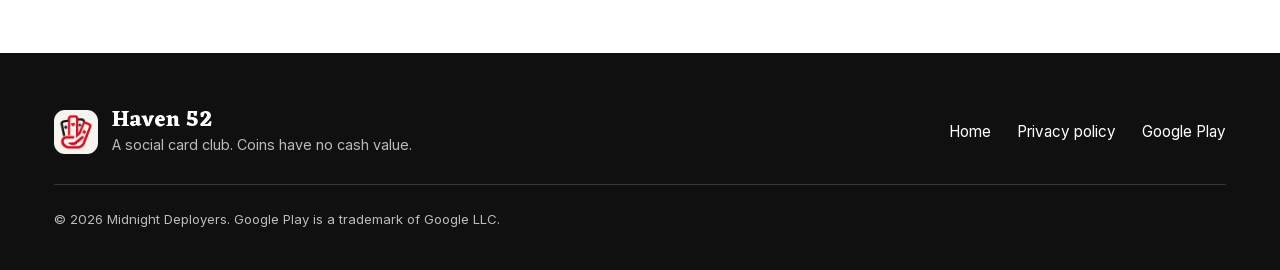
<file: delete-account/index.html>
<!doctype html>
<html lang="en">
<head>
  <meta charset="utf-8">
  <meta name="viewport" content="width=device-width, initial-scale=1, viewport-fit=cover">
  <title>Delete your account · Haven 52</title>
  <meta name="description" content="How to delete your Haven 52 account, in the app or without it, and what deletion removes.">
  <meta name="theme-color" content="#101010">
  <link rel="icon" href="../assets/img/icon-32.png" sizes="32x32" type="image/png">
  <link rel="apple-touch-icon" href="../assets/img/icon-180.png">
  <link rel="preload" href="../assets/fonts/eczar-latin.woff2" as="font" type="font/woff2" crossorigin>
  <link rel="stylesheet" href="../assets/css/site.css">
</head>
<body class="doc-page">
<a class="skip" href="#main">Skip to content</a>
<header class="topbar is-solid is-static">
  <a class="brand" href="../">
    <img src="../assets/img/icon-192.png" alt="" width="40" height="40">
    <span>Haven 52</span>
  </a>
  <a class="topbar-cta" href="https://play.google.com/store/apps/details?id=com.midnightdeployers.area52" rel="noopener">Get the app</a>
</header>

<main id="main" class="doc paper">
  <div class="doc-head">
    <h1>Delete your account</h1>
    <p class="doc-lede">You can delete your Haven 52 account at any time. Deleting is permanent: there is no grace period and no undo.</p>
  </div>

  <section class="doc-section">
    <h2>In the app</h2>
    <ol class="doc-steps">
      <li><span>Open <strong>Profile</strong>.</span></li>
      <li><span>Open <strong>Account</strong>.</span></li>
      <li><span>Press <strong>Delete account</strong>, then confirm with <strong>Delete account</strong> again.</span></li>
    </ol>
    <p>The account is deleted straight away.</p>
  </section>

  <section class="doc-section">
    <h2>Without the app</h2>
    <p>Write to the developer email address shown on <a href="https://play.google.com/store/apps/details?id=com.midnightdeployers.area52" rel="noopener">Haven 52's Google Play listing</a> with the subject “Delete my account”. Include your player ID, which other players also see on your profile, and, for a linked account, send it from the Google account you signed in with so the request can be matched to you.</p>
    <p>A guest account that was never linked lives only on its device. If the app has been removed or its data cleared, that account is already gone and nobody can bring it back.</p>
  </section>

  <section class="doc-section">
    <h2>What deletion removes</h2>
    <ul>
      <li>Your profile: display name, avatar and player ID. The ID can no longer be found or signed in to, and your name is scrubbed.</li>
      <li>Your coins and your progression: EXP and level.</li>
      <li>Your friends, friend requests, blocks and push tokens.</li>
      <li>The link to your Google account or device, so the same login starts a fresh account next time.</li>
    </ul>
  </section>

  <section class="doc-section">
    <h2>What stays</h2>
    <p>Coin and match rows stay without anything personal in them, so other players' own history stays whole.</p>
    <p>More detail is in the <a href="../privacy/#deleting">privacy policy</a>.</p>
  </section>
</main>

<footer class="footer ink">
  <div class="wrap footer-grid">
    <div class="footer-brand">
      <img src="../assets/img/icon-192.png" alt="" width="44" height="44">
      <div>
        <p class="footer-name">Haven 52</p>
        <p class="footer-note">A social card club. Coins have no cash value.</p>
      </div>
    </div>
    <nav class="footer-links" aria-label="Footer">
      <a href="../">Home</a>
      <a href="../privacy/">Privacy policy</a>
      <a href="https://play.google.com/store/apps/details?id=com.midnightdeployers.area52" rel="noopener">Google Play</a>
    </nav>
    <p class="footer-legal">© 2026 Midnight Deployers. Google Play is a trademark of Google LLC.</p>
  </div>
</footer>
</body>
</html>
</file>
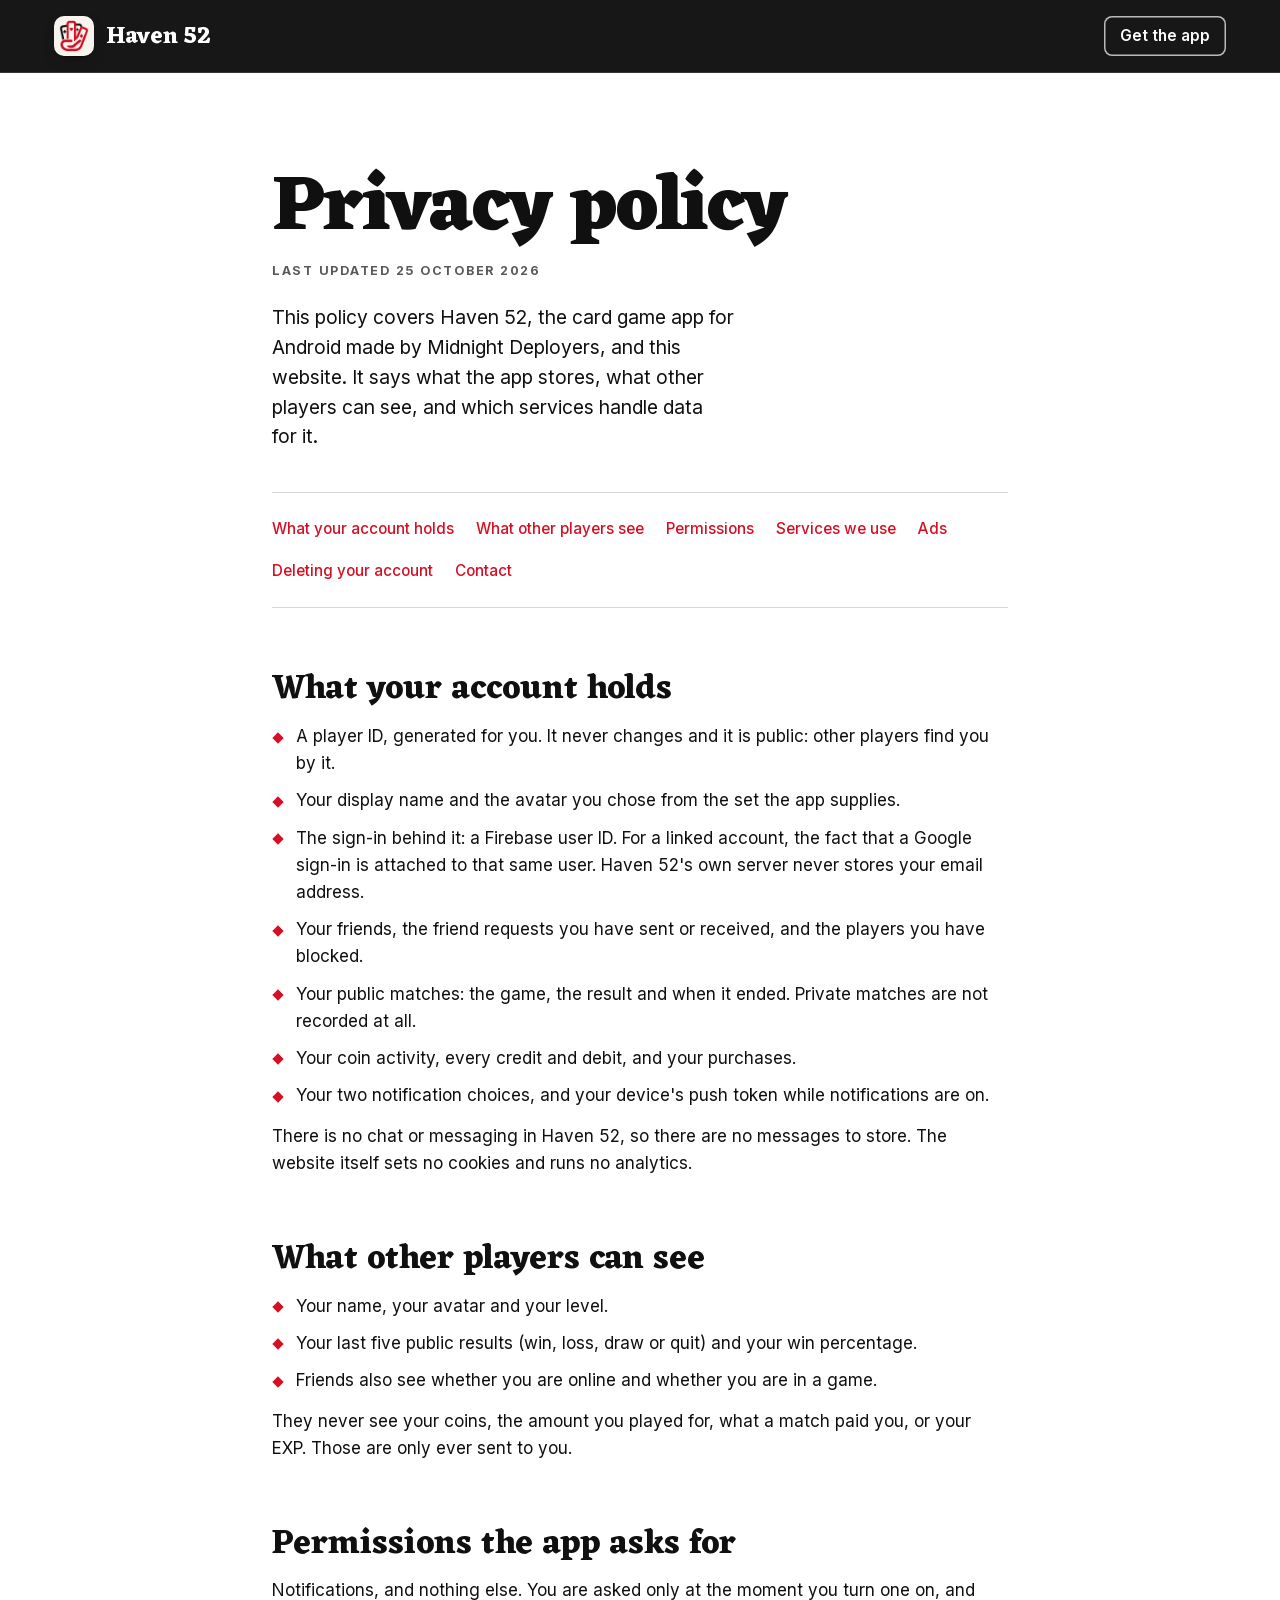
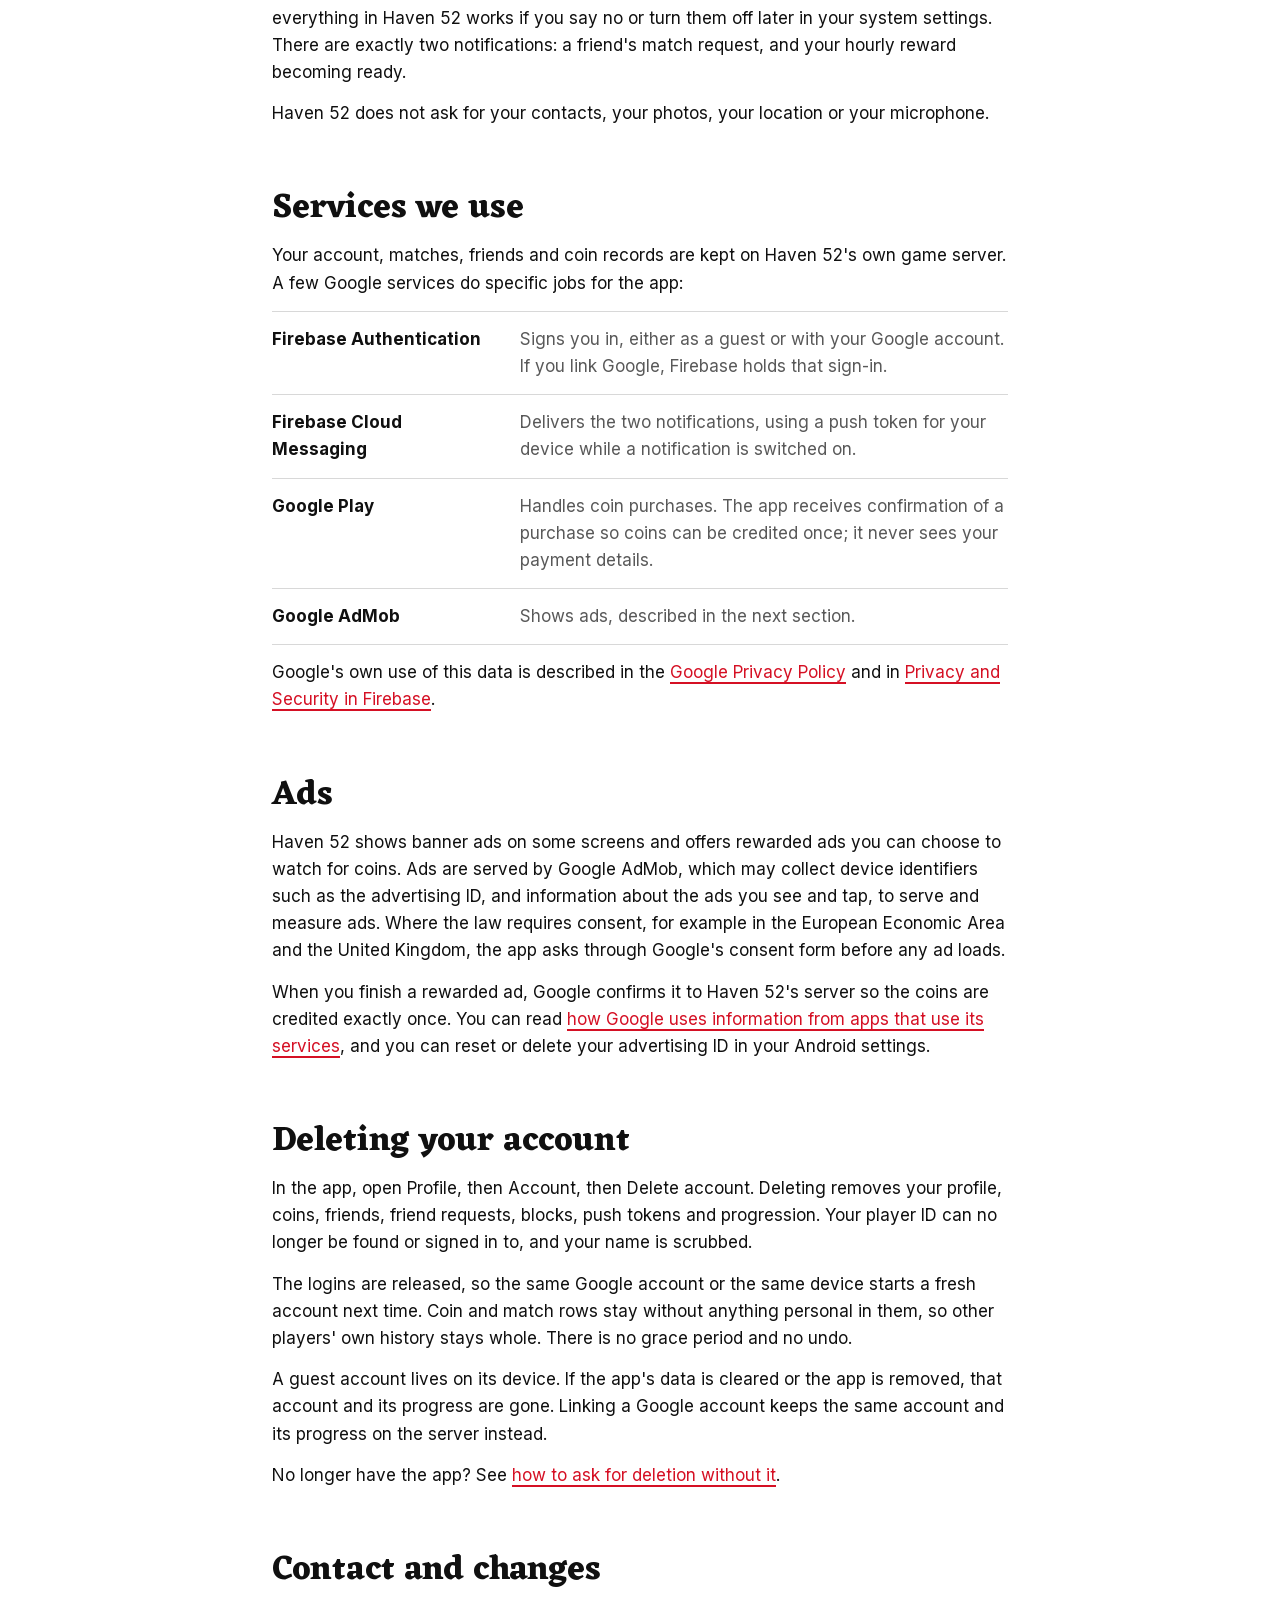
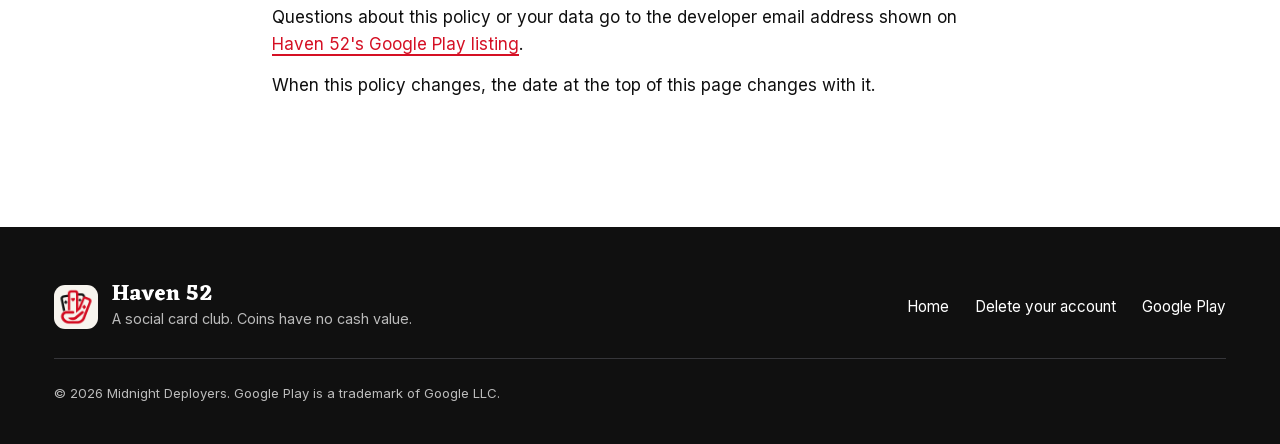
<file: privacy/index.html>
<!doctype html>
<html lang="en">
<head>
  <meta charset="utf-8">
  <meta name="viewport" content="width=device-width, initial-scale=1, viewport-fit=cover">
  <title>Privacy policy · Haven 52</title>
  <meta name="description" content="What Haven 52 stores, what other players can see, which services handle data, and how to delete your account.">
  <meta name="theme-color" content="#101010">
  <link rel="icon" href="../assets/img/icon-32.png" sizes="32x32" type="image/png">
  <link rel="apple-touch-icon" href="../assets/img/icon-180.png">
  <link rel="preload" href="../assets/fonts/eczar-latin.woff2" as="font" type="font/woff2" crossorigin>
  <link rel="stylesheet" href="../assets/css/site.css">
</head>
<body class="doc-page">
<a class="skip" href="#main">Skip to content</a>
<header class="topbar is-solid is-static">
  <a class="brand" href="../">
    <img src="../assets/img/icon-192.png" alt="" width="40" height="40">
    <span>Haven 52</span>
  </a>
  <a class="topbar-cta" href="https://play.google.com/store/apps/details?id=com.midnightdeployers.area52" rel="noopener">Get the app</a>
</header>

<main id="main" class="doc paper">
  <div class="doc-head">
    <h1>Privacy policy</h1>
    <p class="doc-meta">Last updated 25 October 2026</p>
    <p class="doc-lede">This policy covers Haven 52, the card game app for Android made by Midnight Deployers, and this website. It says what the app stores, what other players can see, and which services handle data for it.</p>
  </div>

  <nav class="doc-toc" aria-label="On this page">
    <a href="#holds">What your account holds</a>
    <a href="#visible">What other players see</a>
    <a href="#permissions">Permissions</a>
    <a href="#services">Services we use</a>
    <a href="#ads">Ads</a>
    <a href="#deleting">Deleting your account</a>
    <a href="#contact">Contact</a>
  </nav>

  <section class="doc-section" id="holds">
    <h2>What your account holds</h2>
    <ul>
      <li>A player ID, generated for you. It never changes and it is public: other players find you by it.</li>
      <li>Your display name and the avatar you chose from the set the app supplies.</li>
      <li>The sign-in behind it: a Firebase user ID. For a linked account, the fact that a Google sign-in is attached to that same user. Haven 52's own server never stores your email address.</li>
      <li>Your friends, the friend requests you have sent or received, and the players you have blocked.</li>
      <li>Your public matches: the game, the result and when it ended. Private matches are not recorded at all.</li>
      <li>Your coin activity, every credit and debit, and your purchases.</li>
      <li>Your two notification choices, and your device's push token while notifications are on.</li>
    </ul>
    <p>There is no chat or messaging in Haven 52, so there are no messages to store. The website itself sets no cookies and runs no analytics.</p>
  </section>

  <section class="doc-section" id="visible">
    <h2>What other players can see</h2>
    <ul>
      <li>Your name, your avatar and your level.</li>
      <li>Your last five public results (win, loss, draw or quit) and your win percentage.</li>
      <li>Friends also see whether you are online and whether you are in a game.</li>
    </ul>
    <p>They never see your coins, the amount you played for, what a match paid you, or your EXP. Those are only ever sent to you.</p>
  </section>

  <section class="doc-section" id="permissions">
    <h2>Permissions the app asks for</h2>
    <p>Notifications, and nothing else. You are asked only at the moment you turn one on, and everything in Haven 52 works if you say no or turn them off later in your system settings. There are exactly two notifications: a friend's match request, and your hourly reward becoming ready.</p>
    <p>Haven 52 does not ask for your contacts, your photos, your location or your microphone.</p>
  </section>

  <section class="doc-section" id="services">
    <h2>Services we use</h2>
    <p>Your account, matches, friends and coin records are kept on Haven 52's own game server. A few Google services do specific jobs for the app:</p>
    <dl class="doc-dl">
      <div><dt>Firebase Authentication</dt><dd>Signs you in, either as a guest or with your Google account. If you link Google, Firebase holds that sign-in.</dd></div>
      <div><dt>Firebase Cloud Messaging</dt><dd>Delivers the two notifications, using a push token for your device while a notification is switched on.</dd></div>
      <div><dt>Google Play</dt><dd>Handles coin purchases. The app receives confirmation of a purchase so coins can be credited once; it never sees your payment details.</dd></div>
      <div><dt>Google AdMob</dt><dd>Shows ads, described in the next section.</dd></div>
    </dl>
    <p>Google's own use of this data is described in the <a href="https://policies.google.com/privacy" rel="noopener">Google Privacy Policy</a> and in <a href="https://firebase.google.com/support/privacy" rel="noopener">Privacy and Security in Firebase</a>.</p>
  </section>

  <section class="doc-section" id="ads">
    <h2>Ads</h2>
    <p>Haven 52 shows banner ads on some screens and offers rewarded ads you can choose to watch for coins. Ads are served by Google AdMob, which may collect device identifiers such as the advertising ID, and information about the ads you see and tap, to serve and measure ads. Where the law requires consent, for example in the European Economic Area and the United Kingdom, the app asks through Google's consent form before any ad loads.</p>
    <p>When you finish a rewarded ad, Google confirms it to Haven 52's server so the coins are credited exactly once. You can read <a href="https://policies.google.com/technologies/partner-sites" rel="noopener">how Google uses information from apps that use its services</a>, and you can reset or delete your advertising ID in your Android settings.</p>
  </section>

  <section class="doc-section" id="deleting">
    <h2>Deleting your account</h2>
    <p>In the app, open Profile, then Account, then Delete account. Deleting removes your profile, coins, friends, friend requests, blocks, push tokens and progression. Your player ID can no longer be found or signed in to, and your name is scrubbed.</p>
    <p>The logins are released, so the same Google account or the same device starts a fresh account next time. Coin and match rows stay without anything personal in them, so other players' own history stays whole. There is no grace period and no undo.</p>
    <p>A guest account lives on its device. If the app's data is cleared or the app is removed, that account and its progress are gone. Linking a Google account keeps the same account and its progress on the server instead.</p>
    <p>No longer have the app? See <a href="../delete-account/">how to ask for deletion without it</a>.</p>
  </section>

  <section class="doc-section" id="contact">
    <h2>Contact and changes</h2>
    <p>Questions about this policy or your data go to the developer email address shown on <a href="https://play.google.com/store/apps/details?id=com.midnightdeployers.area52" rel="noopener">Haven 52's Google Play listing</a>.</p>
    <p>When this policy changes, the date at the top of this page changes with it.</p>
  </section>
</main>

<footer class="footer ink">
  <div class="wrap footer-grid">
    <div class="footer-brand">
      <img src="../assets/img/icon-192.png" alt="" width="44" height="44">
      <div>
        <p class="footer-name">Haven 52</p>
        <p class="footer-note">A social card club. Coins have no cash value.</p>
      </div>
    </div>
    <nav class="footer-links" aria-label="Footer">
      <a href="../">Home</a>
      <a href="../delete-account/">Delete your account</a>
      <a href="https://play.google.com/store/apps/details?id=com.midnightdeployers.area52" rel="noopener">Google Play</a>
    </nav>
    <p class="footer-legal">© 2026 Midnight Deployers. Google Play is a trademark of Google LLC.</p>
  </div>
</footer>
</body>
</html>
</file>
<file: assets/css/site.css>
/* Haven 52 — site styles. Palette and card geometry follow the app's tokens
   (app/lib/design/tokens.dart) and the approved R3 card face. */

@font-face {
  font-family: "Eczar";
  src: url("../fonts/eczar-latin.woff2") format("woff2");
  font-weight: 500 800;
  font-display: swap;
}
@font-face {
  font-family: "Inter";
  src: url("../fonts/inter-latin.woff2") format("woff2");
  font-weight: 400 700;
  font-display: swap;
}

:root {
  --ink: #101010;
  --ink-raised: #191919;
  --ink-deep: #080808;
  --paper: #ffffff;
  --red: #d51024;
  --red-on-ink: #e30b2d;
  --felt: #c8092a;
  --felt-shade: #9d001d;
  --felt-dark: #53000f;
  --felt-rim: #5d0011;
  --on-felt-2: #f8e6e8;
  --on-red-2: #fbe7e9;
  --on-ink-2: #bbbbbb;
  --ink-2: #595959;
  --sep: #d8d8d8;
  --sep-ink: #36363a;
  --quiet: #f5f5f5;
  --card-edge: #c9c2b8;

  --display: "Eczar", "Iowan Old Style", Georgia, serif;
  --sans: "Inter", system-ui, -apple-system, "Segoe UI", Roboto, sans-serif;

  --gutter: clamp(16px, 4.2vw, 64px);
  --wrap: 1320px;
  --ease-out: cubic-bezier(.16, 1, .3, 1);
  --ease-in: cubic-bezier(.7, 0, .84, 0);
  --card-shadow: 0 1px 1px rgba(36, 0, 8, .28), 0 12px 24px -8px rgba(36, 0, 8, .55);
  --card-shadow-lift: 0 2px 3px rgba(36, 0, 8, .3), 0 26px 40px -12px rgba(36, 0, 8, .6);
}

*, *::before, *::after { box-sizing: border-box; }

html {
  scroll-behavior: smooth;
  scroll-padding-top: 84px;
  scrollbar-color: var(--felt-shade) var(--ink);
  -webkit-text-size-adjust: 100%;
  background: var(--ink);
}

body {
  margin: 0;
  font-family: var(--sans);
  font-size: 1.0625rem;
  line-height: 1.6;
  color: var(--paper);
  background: var(--ink);
  caret-color: var(--red);
  text-rendering: optimizeLegibility;
  -webkit-font-smoothing: antialiased;
  font-feature-settings: "ss01" 0, "cv11" 1;
}

img, svg { display: block; max-width: 100%; }
a { color: inherit; text-decoration-thickness: 1px; text-underline-offset: .22em; }
button { font: inherit; color: inherit; }
h1, h2, h3 { margin: 0; text-wrap: balance; }
p { margin: 0; text-wrap: pretty; }
dl, dd, ol, ul { margin: 0; padding: 0; }

::selection { background: var(--ink); color: var(--paper); }
.paper ::selection { background: var(--red); color: var(--paper); }

:focus-visible { outline: 3px solid currentColor; outline-offset: 3px; border-radius: 4px; }

[hidden] { display: none !important; }
.sprite { position: absolute; width: 0; height: 0; overflow: hidden; }
.vh {
  position: absolute !important; width: 1px; height: 1px; padding: 0; margin: -1px;
  overflow: hidden; clip: rect(0 0 0 0); white-space: nowrap; border: 0;
}
.skip {
  position: fixed; left: 12px; top: -60px; z-index: 100;
  background: var(--paper); color: var(--ink); padding: 10px 16px; border-radius: 8px;
  font-weight: 600; text-decoration: none; transition: top .2s var(--ease-out);
}
.skip:focus { top: 12px; }

.wrap { max-width: var(--wrap); margin-inline: auto; padding-inline: var(--gutter); }

.i { width: 1.15em; height: 1.15em; fill: none; stroke: currentColor; stroke-width: 2; stroke-linecap: round; stroke-linejoin: round; flex: none; }

/* ---------- grounds ---------- */

.felt {
  color: var(--paper);
  background-color: var(--felt);
  background-image:
    url("data:image/svg+xml,%3Csvg xmlns='http://www.w3.org/2000/svg' width='220' height='220'%3E%3Cfilter id='n'%3E%3CfeTurbulence type='fractalNoise' baseFrequency='.85' numOctaves='3' stitchTiles='stitch'/%3E%3CfeColorMatrix values='0 0 0 0 0 0 0 0 0 0 0 0 0 0 0 0 0 0 .55 0'/%3E%3C/filter%3E%3Crect width='220' height='220' filter='url(%23n)'/%3E%3C/svg%3E"),
    radial-gradient(70% 80% at 52% 42%, rgba(255, 92, 112, .16), rgba(255, 92, 112, 0) 70%),
    linear-gradient(90deg, var(--felt-shade) 0%, var(--felt) 30%, var(--felt) 62%, #8a0019 86%, var(--felt-dark) 100%);
  background-blend-mode: soft-light, normal, normal;
}
.felt ::selection { background: var(--paper); color: var(--felt-shade); }
.ink { background: var(--ink); color: var(--paper); --card-shadow: 0 1px 1px rgba(0, 0, 0, .45), 0 12px 24px -8px rgba(0, 0, 0, .65); }
.paper { background: var(--paper); color: var(--ink); --card-shadow: 0 1px 1px rgba(0, 0, 0, .18), 0 12px 24px -8px rgba(0, 0, 0, .35); }

/* ---------- buttons ---------- */

.btn {
  display: inline-flex; align-items: center; justify-content: center; gap: .6em;
  min-height: 52px; padding: 0 1.4em;
  border: 0; border-radius: 10px;
  font-family: var(--sans); font-size: 1.0625rem; font-weight: 600; letter-spacing: -.005em;
  text-decoration: none; cursor: pointer;
  transition: transform .25s var(--ease-out), box-shadow .25s var(--ease-out), background-color .2s, color .2s;
}
.btn .i { transition: transform .3s var(--ease-out); }
.btn:hover .i { transform: translateX(3px); }
.btn:active { transform: translateY(1px); }
.btn-lg { min-height: 60px; font-size: 1.125rem; padding: 0 1.7em; }

.btn-paper { background: var(--paper); color: var(--ink); box-shadow: 0 1px 1px rgba(36, 0, 8, .3), 0 10px 22px -10px rgba(36, 0, 8, .7); }
.btn-paper:hover { box-shadow: 0 2px 2px rgba(36, 0, 8, .3), 0 18px 30px -12px rgba(36, 0, 8, .75); transform: translateY(-1px); }
.btn-paper:focus-visible { outline-color: var(--paper); outline-offset: 4px; }

.btn-ink-on-felt { background: var(--ink); color: var(--paper); }
.btn-ink-on-felt:hover { background: #000; }
.btn-ink-on-felt:focus-visible { outline-color: var(--paper); }

.btn-red { background: var(--red); color: var(--paper); }
.btn-red:hover { background: #e3132a; }
.btn-red:focus-visible { outline-color: var(--paper); }

.btn-ghost-ink { background: transparent; color: var(--paper); box-shadow: inset 0 0 0 1.5px rgba(255, 255, 255, .55); }
.btn-ghost-ink:hover { box-shadow: inset 0 0 0 1.5px var(--paper); }

.btn-ink { background: var(--ink); color: var(--paper); }
.btn-ink:hover { background: #000; }

.link-quiet {
  display: inline-flex; align-items: center; gap: .45em; min-height: 44px;
  font-weight: 600; text-decoration: none; color: var(--on-felt-2);
}
.link-quiet:hover { color: var(--paper); }
.link-quiet .i { transition: transform .3s var(--ease-out); }
.link-quiet:hover .i { transform: translateY(3px); }

/* ---------- top bar ---------- */

.topbar {
  position: fixed; inset: 0 0 auto; z-index: 60;
  height: 72px; padding: 0 var(--gutter);
  display: flex; align-items: center; gap: 24px;
  color: var(--paper);
  transition: background-color .3s var(--ease-out), box-shadow .3s var(--ease-out);
}
.topbar.is-solid { background: rgba(16, 16, 16, .97); box-shadow: 0 1px 0 var(--sep-ink); }
.brand { display: inline-flex; align-items: center; gap: 12px; text-decoration: none; margin-right: auto; }
.brand img { width: 40px; height: 40px; border-radius: 10px; box-shadow: 0 1px 1px rgba(0, 0, 0, .25), 0 6px 14px -6px rgba(0, 0, 0, .5); }
.brand span { font-family: var(--display); font-weight: 700; font-size: 1.45rem; letter-spacing: -.01em; line-height: 1; padding-top: .12em; }
.topnav { display: flex; gap: 4px; }
.topnav a {
  padding: 10px 14px; border-radius: 8px; font-size: .95rem; font-weight: 500; text-decoration: none;
  color: var(--on-felt-2); transition: color .2s, background-color .2s;
}
.topnav a:hover { color: var(--paper); background: rgba(255, 255, 255, .08); }
.topbar-cta {
  display: inline-flex; align-items: center; min-height: 40px; padding: 0 16px;
  border-radius: 8px; font-size: .95rem; font-weight: 600; text-decoration: none;
  box-shadow: inset 0 0 0 1.5px rgba(255, 255, 255, .7);
  transition: box-shadow .2s, background-color .2s, color .2s;
}
.topbar-cta:hover { background: var(--paper); color: var(--ink); box-shadow: inset 0 0 0 1.5px var(--paper); }

/* ---------- hero: the table and your hand ---------- */

.hero {
  --hand-w: clamp(98px, 6vw + 64px, 178px);
  --hand-h: calc(var(--hand-w) * 311 / 210);
  --peek: calc(var(--hand-h) * .6);
  --slot-w: clamp(150px, min(18.5vw, 36vh), 292px);
  position: relative; isolation: isolate; overflow: hidden;
  min-height: max(100svh, 720px);
  box-shadow: inset 0 -40px 70px -40px rgba(40, 0, 8, .55);
}
.relief {
  position: absolute; z-index: -1; pointer-events: none;
  height: 122%; width: auto; aspect-ratio: 557 / 600;
  top: -11%; left: 38%;
  transform: rotate(-8deg);
  opacity: .78;
}
.hero-inner {
  position: relative;
  max-width: var(--wrap); margin-inline: auto;
  min-height: inherit;
  padding: calc(84px + 4vh) var(--gutter) calc(var(--peek) + 40px);
  display: grid; grid-template-columns: minmax(0, 6fr) minmax(0, 6fr);
  gap: clamp(28px, 4.5vw, 72px); align-items: center;
}
.hero h1 {
  font-family: var(--display); font-weight: 800;
  font-size: clamp(3.1rem, min(5.9vw, 11vh), 5.6rem);
  line-height: .94; letter-spacing: -.022em;
  text-shadow: 0 2px 6px rgba(70, 0, 14, .25);
  max-width: 11.5ch;
}
.lede {
  margin-top: clamp(18px, 2.6vh, 28px);
  font-size: clamp(1.06rem, .96rem + .38vw, 1.28rem); line-height: 1.55;
  color: var(--on-felt-2); max-width: 34ch;
}
.cta-row { margin-top: clamp(24px, 4vh, 40px); display: flex; flex-wrap: wrap; align-items: center; gap: 12px 24px; }

.table-area {
  position: relative;
  display: grid; grid-template-columns: auto minmax(0, 1fr);
  align-items: center; gap: clamp(22px, 3.2vw, 52px);
}
.slot { position: relative; padding: 20px; }
.bracket { position: absolute; width: 26px; height: 26px; border: 2px solid rgba(255, 255, 255, .78); }
.b-tl { top: 0; left: 0; border-right: 0; border-bottom: 0; border-top-left-radius: 7px; }
.b-tr { top: 0; right: 0; border-left: 0; border-bottom: 0; border-top-right-radius: 7px; }
.b-bl { bottom: 0; left: 0; border-right: 0; border-top: 0; border-bottom-left-radius: 7px; }
.b-br { bottom: 0; right: 0; border-left: 0; border-top: 0; border-bottom-right-radius: 7px; }
.slot.is-armed .bracket { border-color: var(--paper); }
.slot.is-armed { animation: none; }

.pc {
  position: relative; display: block;
  width: var(--w, 100px); aspect-ratio: 210 / 311;
  border-radius: 6.19% / 4.18%;
  background: var(--paper);
}
.pc > svg { width: 100%; height: 100%; }
.slot-card {
  --w: var(--slot-w);
  transform: rotate(-3deg);
  box-shadow: var(--card-shadow-lift);
  animation: land 900ms var(--ease-out) 650ms backwards;
}
.flyer { box-shadow: var(--card-shadow-lift); pointer-events: none; will-change: transform; }

.slot-info { display: grid; min-width: 0; }
.slot-info > .slot-text { grid-area: 1 / 1; }
.slot-name {
  font-family: var(--display); font-weight: 800;
  font-size: clamp(2.3rem, 1.4rem + 2.6vw, 4.2rem); line-height: .95; letter-spacing: -.02em;
}
.slot-name.is-long { font-size: clamp(2rem, 1.1rem + 2.1vw, 3.3rem); line-height: .98; }
.slot-premise { margin-top: 10px; font-size: clamp(1.05rem, .98rem + .35vw, 1.3rem); font-weight: 500; line-height: 1.35; max-width: 22ch; }
.slot-more {
  margin-top: 18px; display: inline-flex; align-items: center; gap: .4em; min-height: 44px;
  font-weight: 600; font-size: .98rem; color: var(--on-felt-2); text-decoration: none;
}
.slot-more:hover { color: var(--paper); }
.hand-hint {
  grid-column: 1 / -1; font-size: .875rem; color: var(--on-felt-2);
  display: flex; align-items: center; gap: 10px;
}
.hand-hint::before { content: ""; width: 28px; height: 1.5px; background: currentColor; opacity: .7; }

/* facts */
.facts { display: flex; flex-wrap: wrap; gap: 14px 30px; margin-top: 22px; padding-top: 16px; border-top: 1px solid var(--facts-rule, rgba(255, 255, 255, .3)); }
.facts dt { font-size: .7rem; font-weight: 600; letter-spacing: .14em; text-transform: uppercase; color: var(--facts-label, var(--on-felt-2)); }
.facts dd { font-size: 1rem; font-weight: 600; line-height: 1.35; margin-top: 3px; }
.facts-ink { --facts-rule: var(--sep-ink); --facts-label: var(--on-ink-2); }
.facts-paper { --facts-rule: var(--sep); --facts-label: var(--ink-2); }

/* the hand */
.hand {
  position: absolute; z-index: 5; left: 50%; bottom: 0;
  width: calc(var(--hand-w) * 3); height: calc(var(--peek) + 40px);
  transform: translateX(-50%);
}
.hand-card {
  --x: calc(var(--i) * var(--hand-w) * .74);
  position: absolute; left: 50%; bottom: calc(var(--peek) - var(--hand-h));
  width: var(--hand-w); margin-left: calc(var(--hand-w) / -2);
  padding: 0; border: 0; background: none; cursor: pointer;
  transform-origin: 50% 150%;
  transform: translateX(var(--x)) translateY(calc(var(--i) * var(--i) * 14px)) rotate(calc(var(--i) * 9deg));
  -webkit-tap-highlight-color: transparent;
  touch-action: manipulation;
}
.hand-card:focus-visible { outline: none; }
.hand-card .pc {
  --w: var(--hand-w);
  box-shadow: var(--card-shadow);
  transition: transform .35s var(--ease-out), box-shadow .35s var(--ease-out);
  animation: deal-in 760ms var(--ease-out) backwards;
  animation-delay: calc(120ms + (var(--i) + 1) * 90ms);
}
.hand-card:hover .pc, .hand-card:focus-visible .pc { transform: translateY(-26px); box-shadow: var(--card-shadow-lift); }
.hand-card:focus-visible .pc { outline: 3px solid var(--paper); outline-offset: 5px; }
.hand-label {
  position: absolute; left: 0; right: 0; bottom: calc(100% + 10px);
  font-size: .72rem; font-weight: 700; letter-spacing: .16em; text-transform: uppercase;
  color: var(--paper); text-align: center;
  transition: transform .35s var(--ease-out), opacity .3s;
  animation: deal-in 760ms var(--ease-out) backwards;
  animation-delay: calc(120ms + (var(--i) + 1) * 90ms);
}
.hand-card:hover .hand-label, .hand-card:focus-visible .hand-label { transform: translateY(-26px); }
.hand-card.is-played { cursor: default; }
.hand-card.is-played .pc { background: transparent; box-shadow: none; outline: 2px dashed rgba(255, 255, 255, .5); outline-offset: -2px; transform: none; }
.hand-card.is-played .pc > svg { opacity: 0; }
.hand-card.is-played .hand-label { opacity: .6; transform: none; }
.hand-card.is-lifted .pc > svg { opacity: 0; }
.hand-card.is-lifted .pc { box-shadow: none; background: transparent; outline: 2px dashed rgba(255, 255, 255, .5); outline-offset: -2px; transform: none; }

@keyframes deal-in {
  from { transform: translateY(115%) rotate(6deg); }
}
@keyframes land {
  from { transform: translate(-46%, 62%) rotate(-24deg) scale(.86); box-shadow: 0 2px 3px rgba(36, 0, 8, .2), 0 50px 60px -10px rgba(36, 0, 8, .5); }
}

/* ---------- rooms intro ---------- */

.rooms-intro { padding-block: clamp(84px, 12vw, 168px); }
.rooms-intro .wrap { display: grid; grid-template-columns: minmax(0, 7fr) minmax(0, 5fr); gap: 40px 64px; align-items: end; }
.rooms-intro h2 {
  font-family: var(--display); font-weight: 800;
  font-size: clamp(2.6rem, 1.4rem + 4.6vw, 5.6rem); line-height: .96; letter-spacing: -.022em;
}
.on-ink-red { color: var(--red-on-ink); display: block; }
.rooms-intro-side p { color: var(--on-ink-2); max-width: 44ch; }
.doors { margin-top: 28px; border-top: 1px solid var(--sep-ink); }
.doors a {
  display: flex; align-items: center; justify-content: space-between; gap: 16px;
  padding: 16px 0; border-bottom: 1px solid var(--sep-ink);
  font-family: var(--display); font-weight: 700; font-size: clamp(1.4rem, 1.1rem + 1vw, 1.9rem); line-height: 1.1;
  text-decoration: none; transition: color .2s;
}
.doors a span { transition: transform .35s var(--ease-out); }
.doors a:hover { color: var(--red-on-ink); }
.doors a:hover span { transform: translateX(8px); }
.doors a .i { transition: transform .3s var(--ease-out); }
.doors a:hover .i { transform: translateY(3px); }

/* ---------- rooms ---------- */

.room { padding-block: clamp(80px, 10vw, 150px); overflow: hidden; }
.room-grid { display: grid; grid-template-columns: minmax(0, 5fr) minmax(0, 7fr); gap: clamp(40px, 6vw, 96px); align-items: center; }
.room-grid-flip .room-copy { order: 2; }
.room-name {
  font-family: var(--display); font-weight: 800;
  font-size: clamp(3.4rem, 1.8rem + 6vw, 6rem); line-height: .9; letter-spacing: -.025em;
}
.room-joker .room-name { font-size: clamp(2.8rem, 1.5rem + 4.4vw, 5rem); line-height: .94; }
.room-premise { margin-top: 16px; font-size: clamp(1.25rem, 1.08rem + .7vw, 1.65rem); font-weight: 600; line-height: 1.28; letter-spacing: -.01em; max-width: 24ch; }
.room-body { margin-top: 16px; max-width: 50ch; color: var(--body-2, var(--on-felt-2)); }
.room-bluff { --body-2: var(--on-ink-2); }
.room-joker { --body-2: var(--ink-2); }

.steps { list-style: none; margin-top: 30px; counter-reset: none; }
.steps li { display: grid; grid-template-columns: 44px 1fr; align-items: baseline; padding: 13px 0; border-top: 1px solid var(--steps-rule, rgba(255, 255, 255, .3)); }
.steps li:last-child { border-bottom: 1px solid var(--steps-rule, rgba(255, 255, 255, .3)); }
.step-n { font-family: var(--display); font-weight: 700; font-size: 1.45rem; line-height: 1; color: var(--step-n, var(--paper)); }
.steps strong { font-weight: 700; margin-right: .45em; }
.steps-ink { --steps-rule: var(--sep-ink); --step-n: var(--red-on-ink); }
.steps-ink span:last-child { color: var(--on-ink-2); }
.steps-ink strong { color: var(--paper); }
.steps-paper { --steps-rule: var(--sep); --step-n: var(--red); }
.steps-paper span:last-child { color: var(--ink-2); }
.steps-paper strong { color: var(--ink); }

/* demos */
.demo { margin: 0; --dw: clamp(60px, 6.4vw + 14px, 108px); }
.demo .pc { --w: var(--dw); box-shadow: var(--card-shadow); flex: none; }
.demo-stage { position: relative; border-radius: 28px; padding: clamp(18px, 2.6vw, 32px); }
.zone-label { font-size: .7rem; font-weight: 700; letter-spacing: .16em; text-transform: uppercase; }
.demo-bar { margin-top: 18px; display: flex; flex-wrap: wrap; align-items: center; justify-content: space-between; gap: 14px 24px; }
.demo-says { flex: 1 1 280px; max-width: 46ch; font-size: .98rem; line-height: 1.5; min-height: 3em; }
.demo-actions { display: flex; gap: 10px; flex-wrap: wrap; }

.is-target::after {
  content: ""; position: absolute; inset: -9px; pointer-events: none; color: var(--paper);
  background:
    linear-gradient(currentColor 0 0) top left / 16px 2px, linear-gradient(currentColor 0 0) top left / 2px 16px,
    linear-gradient(currentColor 0 0) top right / 16px 2px, linear-gradient(currentColor 0 0) top right / 2px 16px,
    linear-gradient(currentColor 0 0) bottom left / 16px 2px, linear-gradient(currentColor 0 0) bottom left / 2px 16px,
    linear-gradient(currentColor 0 0) bottom right / 16px 2px, linear-gradient(currentColor 0 0) bottom right / 2px 16px;
  background-repeat: no-repeat;
}

/* Seep demo */
.demo-seep .demo-stage {
  background: rgba(70, 0, 14, .32);
  box-shadow: inset 0 2px 0 rgba(40, 0, 8, .35), inset 0 0 0 1px rgba(255, 255, 255, .1), inset 0 30px 60px -30px rgba(40, 0, 8, .5);
  display: grid; grid-template-columns: minmax(0, 1fr) auto; grid-template-rows: auto auto minmax(28px, 1fr) auto auto;
  gap: 14px 24px; min-height: clamp(420px, 40vw, 540px);
  color: var(--on-felt-2);
}
.zl-floor { grid-column: 1 / -1; }
.floor { grid-column: 1 / -1; display: flex; justify-content: center; gap: clamp(8px, 1.4vw, 16px); min-height: calc(var(--dw) * 311 / 210); }
.floor .pc { transform: rotate(var(--r, 0deg)); }
.floor .pc:nth-child(1) { --r: -4deg; }
.floor .pc:nth-child(2) { --r: 3deg; }
.floor .pc:nth-child(3) { --r: -1.5deg; }
.floor .pc:nth-child(4) { --r: 5deg; }
.score-chips { grid-column: 1; grid-row: 3; align-self: center; display: flex; flex-wrap: wrap; gap: 8px; }
.chip {
  display: inline-flex; align-items: center; min-height: 34px; padding: 0 14px; border-radius: 999px;
  background: var(--ink); color: var(--paper); font-size: .9rem; font-weight: 600;
  opacity: 0; transform: translateY(8px); transition: opacity .4s var(--ease-out), transform .5s var(--ease-out);
}
.chip-sweep { background: var(--paper); color: var(--felt-shade); }
.score-chips.is-on .chip { opacity: 1; transform: none; }
.score-chips.is-on .chip:nth-child(2) { transition-delay: .12s; }
.pile-spot {
  grid-column: 2; grid-row: 3 / span 3; align-self: end; position: relative;
  width: var(--dw); aspect-ratio: 210 / 311; border-radius: 6.19% / 4.18%;
  outline: 2px dashed rgba(255, 255, 255, .42); outline-offset: -2px;
  display: grid; place-items: center; text-align: center;
}
.pile-spot > span { font-size: .72rem; font-weight: 700; letter-spacing: .12em; text-transform: uppercase; padding: 0 6px; line-height: 1.3; }
.pile-spot > .pc { position: absolute; inset: 0 auto auto 0; transform: translate(calc(var(--n, 0) * 2px), calc(var(--n, 0) * -3px)) rotate(var(--rr, 0deg)); }
.zl-hand { grid-column: 1; grid-row: 4; }
.demo-hand { grid-column: 1; grid-row: 5; display: flex; gap: 0; padding-left: 4px; padding-top: 22px; }
.demo-hand .pc + .pc { margin-left: calc(var(--dw) * -.22); }
.demo-hand .pc.dim { filter: brightness(.86); }
.demo-hand .pc.is-target { transform: translateY(-14px); z-index: 2; }
.demo-seep .demo-says { color: var(--on-felt-2); }

/* Bluff demo */
.demo-bluff .demo-stage {
  background: var(--ink-raised);
  box-shadow: inset 0 0 0 1px var(--sep-ink);
  min-height: clamp(400px, 38vw, 520px);
  display: grid; place-items: center; overflow: hidden;
}
.claimant { position: absolute; top: clamp(18px, 2.6vw, 30px); left: clamp(18px, 2.6vw, 32px); right: clamp(18px, 2.6vw, 32px); display: flex; align-items: center; gap: 12px; flex-wrap: wrap; z-index: 3; }
.claimant-seat { width: 34px; height: 34px; flex: none; }
.claimant-name { font-size: .85rem; color: var(--on-ink-2); }
.claim-tag {
  margin-left: auto; padding: 8px 16px; border-radius: 12px 12px 12px 4px;
  background: var(--paper); color: var(--ink);
  font-family: var(--display); font-weight: 700; font-size: clamp(1.15rem, .9rem + .8vw, 1.5rem); line-height: 1.1;
}
.bluff-pile, .claim { grid-area: 1 / 1; position: relative; width: calc(var(--dw) * 1.45); aspect-ratio: 210 / 311; }
.bluff-pile .back { position: absolute; inset: 0; width: 100%; height: 100%; border-radius: 6.19% / 4.18%; box-shadow: var(--card-shadow); }
.b1 { transform: rotate(-11deg) translate(-8px, 4px); }
.b2 { transform: rotate(7deg) translate(6px, -2px); }
.b3 { transform: rotate(-2deg); }
.claim { perspective: 1000px; transform: translate(34%, 10%); }
.claim .flip { position: absolute; inset: 0; }
.claim .flip:first-child { transform: rotate(-9deg) translate(-26%, 0); }
.claim .flip:last-child { transform: rotate(8deg) translate(22%, 6%); }
.flip { display: block; transform-style: preserve-3d; transition: transform .7s var(--ease-out); }
.flip .face { position: absolute; inset: 0; backface-visibility: hidden; -webkit-backface-visibility: hidden; border-radius: 6.19% / 4.18%; }
.flip .face img, .flip .face svg { display: block; width: 100%; height: 100%; border-radius: inherit; }
.flip .face-back { box-shadow: var(--card-shadow); }
.flip .face-front { transform: rotateY(180deg); width: 100%; }
.claim .flip.is-up:first-child { transform: rotate(-9deg) translate(-26%, 0) rotateY(180deg); }
.claim .flip.is-up:last-child { transform: rotate(8deg) translate(22%, 6%) rotateY(180deg); transition-delay: .12s; }
.demo-bluff .demo-says { color: var(--on-ink-2); }
.demo-bluff .demo-says strong { color: var(--paper); }

/* Joker demo */
.demo-joker .demo-stage {
  color: var(--paper);
  min-height: clamp(420px, 40vw, 540px);
  display: grid; grid-template-columns: minmax(0, 1fr) auto; grid-template-rows: auto auto 1fr auto auto;
  gap: 14px 24px; overflow: hidden;
  box-shadow: inset 0 0 0 1px rgba(0, 0, 0, .08);
}
.demo-joker .demo-stage::before {
  content: ""; position: absolute; inset: 0; border-radius: inherit; pointer-events: none;
  background: linear-gradient(118deg, transparent 0 62%, rgba(16, 16, 16, .9) 62% 74%, transparent 74%);
  opacity: .14;
}
.demo-joker .zone-label { grid-column: 1 / -1; color: var(--on-red-2); position: relative; }
.demo-joker .zone-label:nth-of-type(2) { grid-column: 1; grid-row: 4; }
.their-hand { grid-column: 1 / -1; display: flex; justify-content: center; padding-top: 6px; min-height: calc(var(--dw) * 311 / 210 + 10px); position: relative; }
.draw {
  position: relative; padding: 0; border: 0; background: none; cursor: pointer;
  width: var(--dw); aspect-ratio: 210 / 311; flex: none;
  transform: rotate(calc((var(--k) - 1.5) * 6deg)) translateY(calc((var(--k) - 1.5) * (var(--k) - 1.5) * 4px));
  margin-left: calc(var(--dw) * -.18);
  transition: transform .35s var(--ease-out);
  border-radius: 6.19% / 4.18%;
}
.draw:first-child { margin-left: 0; }
.draw .flip { position: absolute; inset: 0; }
.draw:hover:not(:disabled), .draw:focus-visible { transform: rotate(calc((var(--k) - 1.5) * 6deg)) translateY(-14px); }
.draw:focus-visible { outline: 3px solid var(--paper); outline-offset: 4px; }
.draw:disabled { cursor: default; }
.their-hand.is-done .draw:not(.is-taken) { transform: rotate(calc((var(--k) - 1.5) * 6deg)) translateY(10px); }
.their-hand.is-done .draw:not(.is-taken) .face-back { filter: brightness(.6) saturate(.9); }
.draw.is-taken { visibility: hidden; }
.discard {
  grid-column: 2; grid-row: 3 / span 3; align-self: end; position: relative;
  width: var(--dw); aspect-ratio: 210 / 311; border-radius: 6.19% / 4.18%;
  outline: 2px dashed rgba(255, 255, 255, .55); outline-offset: -2px;
  display: grid; place-items: center; text-align: center;
}
.discard > span { font-size: .72rem; font-weight: 700; letter-spacing: .12em; text-transform: uppercase; color: var(--on-red-2); padding: 0 6px; line-height: 1.3; }
.your-hand { grid-column: 1; grid-row: 5; display: flex; align-items: flex-end; padding-left: 4px; perspective: 1000px; }
.your-hand > * + * { margin-left: calc(var(--dw) * -.2); }
.your-hand .flip { position: relative; width: var(--dw); aspect-ratio: 210 / 311; flex: none; }
.your-hand .flip.is-up { transform: rotateY(180deg) translateY(0); }
.your-hand .flip .face-front { box-shadow: var(--card-shadow); }
.demo-joker .demo-says { color: var(--ink-2); }
.demo-joker .demo-says strong { color: var(--ink); }

/* ---------- the cut: public or private ---------- */

.cut { position: relative; isolation: isolate; overflow: hidden; display: grid; grid-template-columns: 1fr 1fr; background: var(--ink); color: var(--paper); }
.cut::before {
  content: ""; position: absolute; inset: 0; z-index: -1; background: var(--red);
  clip-path: polygon(57% 0, 100% 0, 100% 100%, 43% 100%);
  transition: clip-path 1s var(--ease-out);
}
.cut.is-armed::before { clip-path: polygon(100% 0, 100% 0, 100% 100%, 100% 100%); }
.cut-half { padding: clamp(84px, 10vw, 150px) var(--gutter); }
.cut-public { padding-right: calc(9vw + var(--gutter)); justify-self: end; max-width: 700px; width: 100%; }
.cut-private { padding-left: calc(9vw + var(--gutter)); max-width: 700px; width: 100%; }
.cut h3 { font-family: var(--display); font-weight: 800; font-size: clamp(2.5rem, 1.6rem + 3.4vw, 4.4rem); line-height: .95; letter-spacing: -.02em; }
.cut-lede { margin-top: 16px; font-size: clamp(1.1rem, 1rem + .4vw, 1.3rem); font-weight: 500; line-height: 1.4; max-width: 28ch; }
.cut-public .cut-lede { color: var(--paper); }
.stakes { list-style: none; margin-top: 30px; display: flex; flex-wrap: wrap; gap: 8px; }
.stakes li {
  min-width: 70px; padding: 12px 16px; border-radius: 10px; text-align: center;
  box-shadow: inset 0 0 0 1.5px rgba(255, 255, 255, .28);
  font-family: var(--display); font-weight: 700; font-size: 1.5rem; line-height: 1; font-variant-numeric: lining-nums tabular-nums;
}
.stakes li:nth-child(2) { background: var(--paper); color: var(--ink); box-shadow: none; }
.stakes-note { margin-top: 10px; font-size: .78rem; font-weight: 600; letter-spacing: .12em; text-transform: uppercase; color: var(--on-ink-2); }
.cut-private .stakes-note { color: var(--on-red-2); }
.code { margin-top: 30px; display: flex; gap: 8px; }
.code span {
  width: clamp(40px, 3.6vw, 56px); height: clamp(52px, 4.6vw, 68px); border-radius: 10px;
  display: grid; place-items: center; background: var(--paper); color: var(--ink);
  font-weight: 700; font-size: clamp(1.4rem, 1rem + 1.2vw, 2.1rem); font-variant-numeric: tabular-nums;
  box-shadow: 0 1px 1px rgba(60, 0, 10, .3), 0 10px 20px -10px rgba(60, 0, 10, .6);
}
.code span:nth-child(3) { margin-right: 10px; }
.ticks { list-style: none; margin-top: 34px; display: grid; gap: 14px; max-width: 46ch; }
.ticks li { position: relative; padding-left: 26px; line-height: 1.5; }
.ticks li::before { content: ""; position: absolute; left: 3px; top: .5em; width: 9px; height: 9px; transform: rotate(45deg); background: var(--red-on-ink); }
.cut-public .ticks li { color: var(--on-ink-2); }
.cut-private .ticks li { color: var(--on-red-2); }
.cut-private .ticks li::before { background: var(--paper); }

/* ---------- house rules: the club pass ---------- */

.house { padding-block: clamp(84px, 11vw, 160px); }
.house h2 {
  font-family: var(--display); font-weight: 800;
  font-size: clamp(2.6rem, 1.4rem + 4.6vw, 5.6rem); line-height: .96; letter-spacing: -.022em;
  max-width: 12ch;
}
.pass {
  --stub: clamp(190px, 18vw, 240px);
  margin-top: clamp(36px, 5vw, 64px);
  position: relative; display: grid; grid-template-columns: minmax(0, 1fr) var(--stub);
  background: var(--ink); color: var(--paper); border-radius: 22px; overflow: hidden;
  box-shadow: 0 2px 2px rgba(0, 0, 0, .08), 0 40px 60px -30px rgba(0, 0, 0, .45);
}
.pass::before, .pass::after {
  content: ""; position: absolute; right: calc(var(--stub) - 15px); width: 30px; height: 30px; border-radius: 50%; background: var(--paper);
}
.pass::before { top: -15px; }
.pass::after { bottom: -15px; }
.pass-main { padding: clamp(26px, 3.6vw, 52px); }
.rules { display: grid; grid-template-columns: 1fr 1fr; column-gap: clamp(28px, 4vw, 56px); }
.rules > div { padding: 22px 0; border-top: 1px solid var(--sep-ink); }
.rules > div:nth-child(-n+2) { border-top: 0; padding-top: 0; }
.rules dt { font-family: var(--display); font-weight: 700; font-size: clamp(1.3rem, 1.12rem + .6vw, 1.6rem); line-height: 1.15; }
.rules dd { margin-top: 8px; color: var(--on-ink-2); font-size: 1rem; line-height: 1.55; }
.pass-stub {
  border-left: 2px dashed rgba(255, 255, 255, .26);
  padding: 32px 22px; display: flex; flex-direction: column; align-items: center; justify-content: center; text-align: center; gap: 14px;
  background:
    linear-gradient(135deg, transparent 0 74%, rgba(213, 16, 36, .92) 74% 81%, transparent 81%) no-repeat,
    var(--ink);
  background-size: 100% 100%;
}
.pass-stub img { width: 72px; height: 72px; border-radius: 18px; box-shadow: 0 10px 20px -8px rgba(0, 0, 0, .6); }
.stub-name { font-family: var(--display); font-weight: 700; font-size: 1.5rem; line-height: 1; }
.stub-games { font-size: .72rem; font-weight: 700; letter-spacing: .16em; text-transform: uppercase; line-height: 1.9; color: var(--on-ink-2); }

/* ---------- close ---------- */

.close {
  position: relative; overflow: hidden; text-align: center;
  padding: clamp(96px, 12vw, 168px) var(--gutter) clamp(96px, 11vw, 150px);
  display: flex; flex-direction: column; align-items: center;
}
.close-fan { position: relative; width: clamp(96px, 9vw, 138px); aspect-ratio: 210 / 311; margin-bottom: clamp(36px, 5vw, 56px); }
.close-fan .pc {
  --w: 100%; position: absolute; inset: 0; box-shadow: var(--card-shadow);
  transform-origin: 50% 130%; transform: translateX(var(--x)) rotate(var(--r));
}
.close h2 { font-family: var(--display); font-weight: 800; font-size: clamp(3rem, 1.8rem + 5vw, 6rem); line-height: .92; letter-spacing: -.024em; }
.close p { margin: 18px 0 30px; color: var(--on-felt-2); font-size: 1.125rem; }

/* ---------- footer ---------- */

.footer { padding-block: 56px 40px; font-size: .95rem; }
.footer-grid { display: grid; grid-template-columns: 1fr auto; gap: 28px 40px; align-items: center; }
.footer-brand { display: flex; align-items: center; gap: 14px; }
.footer-brand img { border-radius: 11px; }
.footer-name { font-family: var(--display); font-weight: 700; font-size: 1.35rem; line-height: 1.1; }
.footer-note { color: var(--on-ink-2); font-size: .9rem; }
.footer-links { display: flex; flex-wrap: wrap; gap: 6px 26px; }
.footer-links a { color: var(--paper); text-decoration: none; min-height: 44px; display: inline-flex; align-items: center; }
.footer-links a:hover { text-decoration: underline; }
.footer-legal { grid-column: 1 / -1; padding-top: 24px; border-top: 1px solid var(--sep-ink); color: var(--on-ink-2); font-size: .82rem; }

/* ---------- responsive ---------- */

@media (max-width: 1080px) {
  .hero-inner { grid-template-columns: 1fr; align-content: center; gap: 36px; }
  .hero h1 { max-width: 12ch; }
  .relief { left: 30%; }
  .room-grid { grid-template-columns: 1fr; }
  .room-grid-flip .room-copy { order: 0; }
  .rooms-intro .wrap { grid-template-columns: 1fr; }
}

@media (max-width: 820px) {
  .topnav { display: none; }
  .cut { grid-template-columns: 1fr; }
  .cut::before { display: none; }
  .cut-public, .cut-private { padding: 76px var(--gutter); max-width: none; justify-self: stretch; }
  .cut-public { padding-bottom: 96px; }
  .cut-private { background: var(--red); margin-top: -56px; padding-top: 128px; clip-path: polygon(0 56px, 100% 0, 100% 100%, 0 100%); }
  .rules { grid-template-columns: 1fr; }
  .rules > div:nth-child(2) { border-top: 1px solid var(--sep-ink); padding-top: 22px; }
  .pass { grid-template-columns: 1fr; }
  .pass::before, .pass::after { right: auto; top: auto; bottom: calc(var(--stub-h, 168px) - 15px); }
  .pass::before { left: -15px; }
  .pass::after { right: -15px; left: auto; }
  .pass-stub { --stub-h: 168px; border-left: 0; border-top: 2px dashed rgba(255, 255, 255, .26); display: grid; grid-template-columns: auto 1fr; align-content: center; justify-items: start; text-align: left; min-height: 168px; padding: 24px 26px; gap: 6px 18px;
    background: linear-gradient(118deg, transparent 0 82%, rgba(213, 16, 36, .92) 82% 88%, transparent 88%) no-repeat, var(--ink); }
  .pass-stub img { grid-row: span 2; }
  .stub-games { line-height: 1.6; }
  .footer-grid { grid-template-columns: 1fr; }
}

@media (max-width: 600px) {
  .topbar { height: 64px; }
  .brand span { font-size: 1.3rem; }
  .brand img { width: 36px; height: 36px; }
  .hero { --hand-w: 96px; --slot-w: 116px; min-height: max(100svh, 760px); }
  .hero-inner { padding-top: 92px; align-content: start; gap: 28px; }
  .hero h1 { font-size: clamp(2.9rem, 13.4vw, 3.6rem); }
  .cta-row { gap: 6px 18px; }
  .cta-row .btn { width: 100%; }
  .table-area { gap: 18px; align-items: start; }
  .slot { padding: 12px; }
  .bracket { width: 18px; height: 18px; }
  .slot-name { font-size: 2.1rem; }
  .slot-premise { font-size: 1rem; }
  .facts { gap: 8px 18px; margin-top: 14px; padding-top: 12px; }
  .facts-felt dd { font-size: .92rem; }
  .table-area .slot-more { margin-top: 6px; }
  .table-area .facts { display: none; }
  .slot-premise { max-width: 16ch; }
  .hand-hint { display: none; }
  .relief { left: 4%; top: 18%; height: 90%; }
  .demo-hand .pc + .pc { margin-left: calc(var(--dw) * -.3); }
  .demo { --dw: clamp(56px, 17vw, 76px); }
  .demo-seep .demo-stage, .demo-joker .demo-stage, .demo-bluff .demo-stage { min-height: 0; }
  .demo-bluff .demo-stage { padding-top: 120px; padding-bottom: 40px; }
  .claim-tag { margin-left: 0; }
  .stakes li { min-width: 0; flex: 1 1 0; padding: 12px 6px; font-size: 1.25rem; }
  .code { gap: 6px; }
  .code span:nth-child(3) { margin-right: 6px; }
}

@media (prefers-reduced-motion: reduce) {
  html { scroll-behavior: auto; }
  *, *::before, *::after { animation-duration: .01ms !important; animation-delay: 0ms !important; transition-duration: .01ms !important; transition-delay: 0ms !important; }
}

/* ---------- late additions: drop target and stacked piles ---------- */
.slot .bracket { transition: transform .35s var(--ease-out), border-color .2s; }
.slot.is-over .b-tl { transform: translate(-7px, -7px); }
.slot.is-over .b-tr { transform: translate(7px, -7px); }
.slot.is-over .b-bl { transform: translate(-7px, 7px); }
.slot.is-over .b-br { transform: translate(7px, 7px); }
.slot.is-over .bracket, .slot.is-armed .bracket { border-color: var(--paper); }

.discard { perspective: 1000px; }
.discard > .pc, .discard > .flip {
  position: absolute; margin: 0; width: var(--dw); aspect-ratio: 210 / 311;
  left: calc(var(--n, 0) * 14px); top: calc(var(--n, 0) * -8px); rotate: var(--rr, 0deg); z-index: calc(var(--n, 0) + 1);
}
.discard > .flip.is-up { transform: rotateY(180deg); }
.your-hand .pc { box-shadow: var(--card-shadow); }

/* ---------- document pages: privacy, delete account ---------- */
.doc-page { background: var(--paper); color: var(--ink); }
.topbar.is-static { position: sticky; }
.doc { padding: clamp(56px, 8vw, 104px) var(--gutter) clamp(72px, 10vw, 128px); }
.doc > * { max-width: 46rem; margin-inline: auto; }
.doc-head h1 { font-family: var(--display); font-weight: 800; font-size: clamp(2.8rem, 1.8rem + 4vw, 4.8rem); line-height: .95; letter-spacing: -.022em; }
.doc-meta { margin-top: 14px; font-size: .78rem; font-weight: 700; letter-spacing: .14em; text-transform: uppercase; color: var(--ink-2); }
.doc-lede { margin-top: 22px; font-size: 1.2rem; line-height: 1.55; max-width: 40ch; }
.doc-toc { margin-top: 40px; padding: 18px 0; border-block: 1px solid var(--sep); display: flex; flex-wrap: wrap; gap: 6px 22px; }
.doc-toc a { font-size: .95rem; font-weight: 500; color: var(--ink-2); text-decoration: none; min-height: 36px; display: inline-flex; align-items: center; }
.doc-toc a:hover { color: var(--red); }
.doc-section { margin-top: clamp(44px, 6vw, 64px); }
.doc-section h2 { font-family: var(--display); font-weight: 700; font-size: clamp(1.6rem, 1.3rem + 1vw, 2.1rem); line-height: 1.1; margin-bottom: 14px; scroll-margin-top: 90px; }
.doc-section p + p, .doc-section ul + p, .doc-section p + ul, .doc-section dl + p, .doc-section p + dl, .doc-section ol + p { margin-top: 14px; }
.doc-section ul, .doc-section ol { padding-left: 0; list-style: none; display: grid; gap: 10px; }
.doc-section ul li { position: relative; padding-left: 24px; }
.doc-section ul li::before { content: ""; position: absolute; left: 2px; top: .62em; width: 8px; height: 8px; transform: rotate(45deg); background: var(--red); }
.doc-steps { counter-reset: step; }
.doc-steps li { counter-increment: step; display: grid; grid-template-columns: 40px 1fr; align-items: baseline; padding: 12px 0; border-top: 1px solid var(--sep); }
.doc-steps li:last-child { border-bottom: 1px solid var(--sep); }
.doc-steps li::before { content: counter(step); font-family: var(--display); font-weight: 700; font-size: 1.35rem; color: var(--red); }
.doc a:not(.btn) { color: var(--red); text-decoration-thickness: 1.5px; }
.doc a:not(.btn):hover { color: var(--ink); }
.doc-dl { display: grid; gap: 0; margin-top: 16px; }
.doc-dl > div { display: grid; grid-template-columns: minmax(0, 14rem) minmax(0, 1fr); gap: 4px 24px; padding: 14px 0; border-top: 1px solid var(--sep); }
.doc-dl > div:last-child { border-bottom: 1px solid var(--sep); }
.doc-dl dt { font-weight: 700; }
.doc-dl dd { color: var(--ink-2); }
@media (max-width: 600px) { .doc-dl > div { grid-template-columns: 1fr; } }

/* ---------- 404 ---------- */
.lost { min-height: 100svh; display: flex; flex-direction: column; align-items: center; justify-content: center; text-align: center; gap: 18px; padding: 48px var(--gutter); }
.lost-back { width: 120px; height: auto; border-radius: 7.5px; transform: rotate(-8deg); box-shadow: var(--card-shadow-lift); margin-bottom: 18px; }
.lost h1 { font-family: var(--display); font-weight: 800; font-size: clamp(2.8rem, 2rem + 4vw, 4.8rem); line-height: .95; letter-spacing: -.02em; }
.lost p { color: var(--on-felt-2); margin-bottom: 12px; }
</file>
